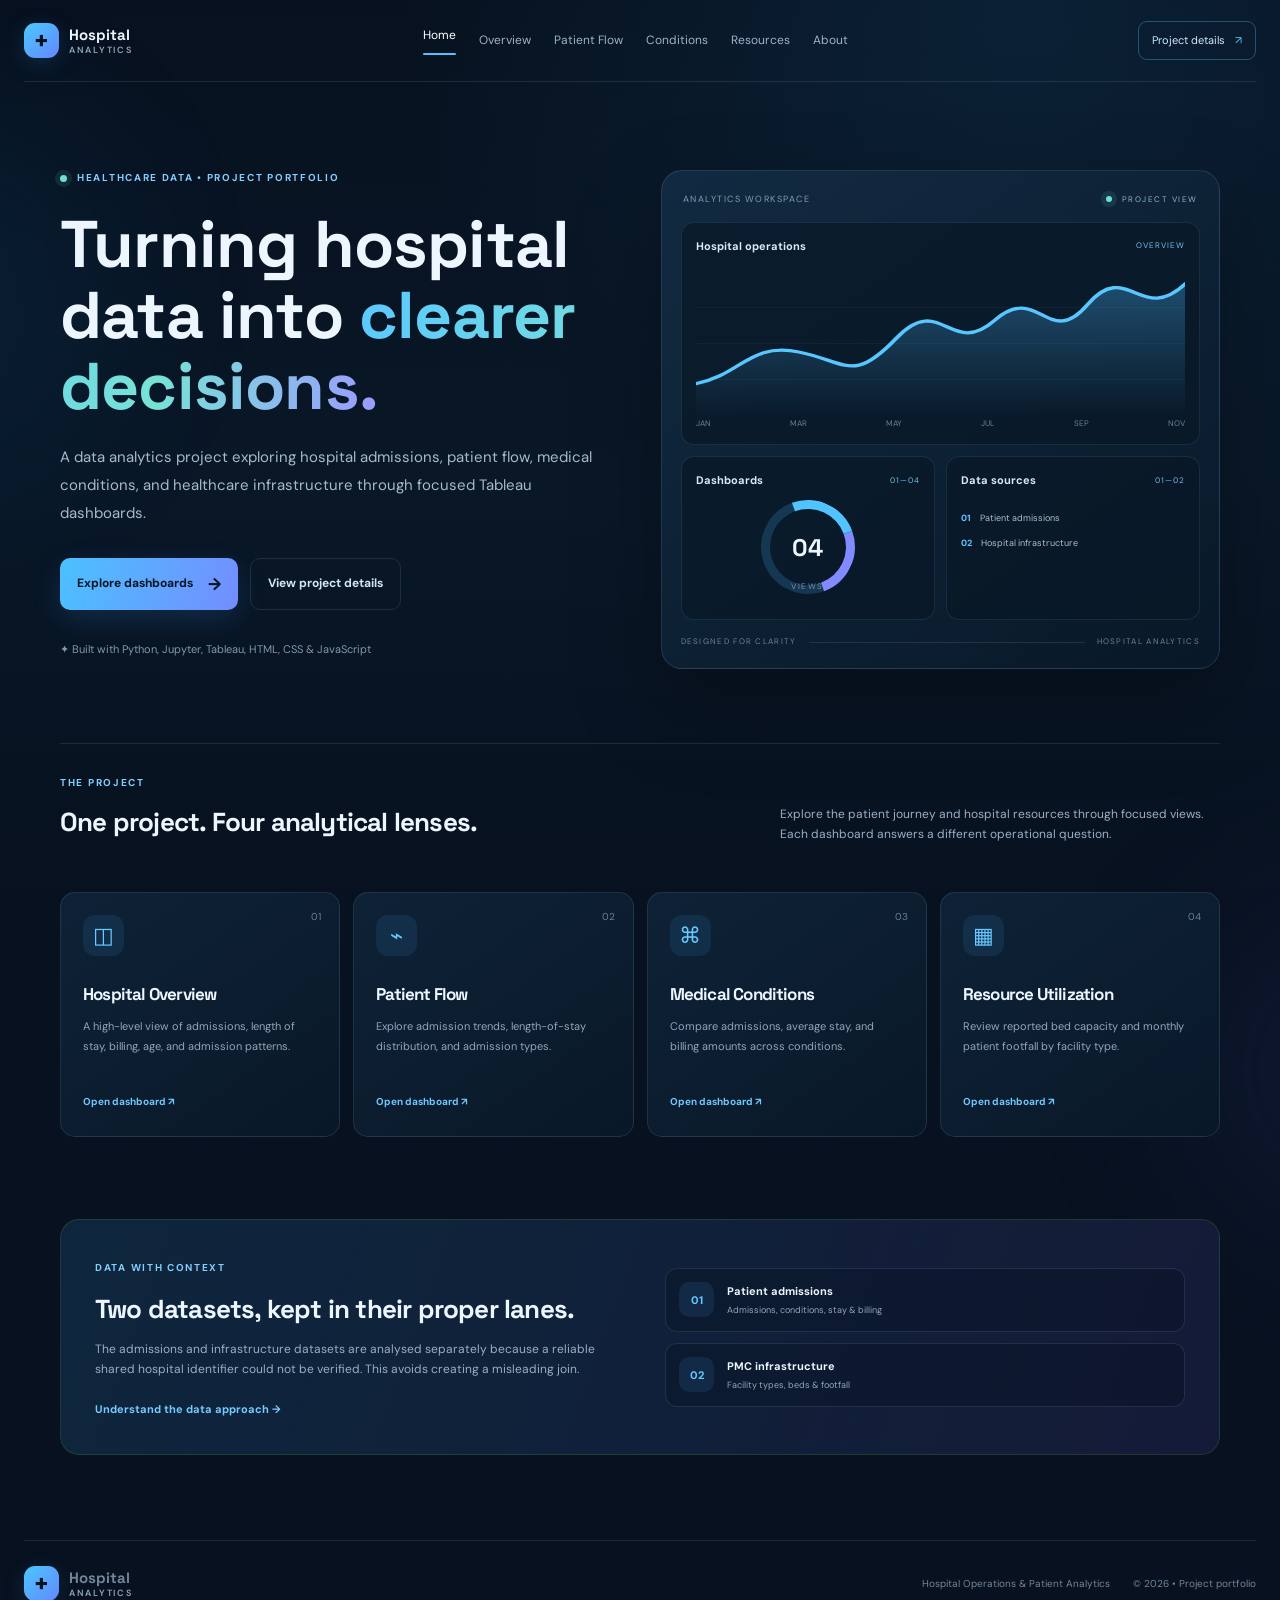
<file: Hospital-Analytics-Website/index.html>
<!DOCTYPE html>
<html lang="en"><head>
<meta charset="UTF-8"><meta name="viewport" content="width=device-width, initial-scale=1.0">
<meta name="description" content="Hospital Operations & Patient Analytics project website.">
<title>Home | Hospital Analytics</title>
<link rel="preconnect" href="https://fonts.googleapis.com"><link rel="preconnect" href="https://fonts.gstatic.com" crossorigin>
<link href="https://fonts.googleapis.com/css2?family=DM+Sans:wght@400;500;600;700&family=Space+Grotesk:wght@500;600;700&display=swap" rel="stylesheet">
<link rel="stylesheet" href="css/style.css"><script src="js/script.js" defer></script></head>
<body data-page="home"><div class="ambient ambient-one"></div><div class="ambient ambient-two"></div>

<header class="site-header">
  <a class="brand" href="index.html"><span class="brand-mark">+</span><span>Hospital<span class="brand-sub">ANALYTICS</span></span></a>
  <button class="menu-toggle" aria-label="Open navigation" aria-expanded="false"><span></span><span></span><span></span></button>
  <nav class="site-nav" aria-label="Main navigation">
    <a href="index.html" data-nav="home">Home</a><a href="overview.html" data-nav="overview">Overview</a>
    <a href="patient-flow.html" data-nav="patient-flow">Patient Flow</a><a href="conditions.html" data-nav="conditions">Conditions</a>
    <a href="resources.html" data-nav="resources">Resources</a><a href="about.html" data-nav="about">About</a>
  </nav>
  <a class="header-cta" href="about.html">Project details <span>↗</span></a>
</header>
<main>

<section class="hero section-shell">
 <div class="hero-copy reveal"><div class="eyebrow"><i></i> HEALTHCARE DATA • PROJECT PORTFOLIO</div>
 <h1>Turning hospital data into <span class="gradient-text">clearer decisions.</span></h1>
 <p class="hero-lede">A data analytics project exploring hospital admissions, patient flow, medical conditions, and healthcare infrastructure through focused Tableau dashboards.</p>
 <div class="hero-actions"><a class="button primary" href="overview.html">Explore dashboards <b>→</b></a><a class="button ghost" href="about.html">View project details</a></div>
 <p class="hero-note">✦ Built with Python, Jupyter, Tableau, HTML, CSS &amp; JavaScript</p></div>
 <div class="hero-visual reveal"><div class="visual-top"><span>ANALYTICS WORKSPACE</span><span class="status"><i></i> PROJECT VIEW</span></div>
  <div class="visual-card wide"><div class="card-top"><b>Hospital operations</b><small>OVERVIEW</small></div><div class="chart-art"><div class="chart-grid"></div><svg viewBox="0 0 500 180" preserveAspectRatio="none" aria-label="Decorative analytics chart"><defs><linearGradient id="fill" x1="0" x2="0" y1="0" y2="1"><stop offset="0" stop-color="#4db9ff" stop-opacity=".32"/><stop offset="1" stop-color="#4db9ff" stop-opacity="0"/></linearGradient></defs><path d="M0 140 C45 130 55 90 105 102 S160 140 205 85 S260 110 305 64 S360 100 400 45 S455 70 500 20 L500 180 L0 180Z" fill="url(#fill)"/><path d="M0 140 C45 130 55 90 105 102 S160 140 205 85 S260 110 305 64 S360 100 400 45 S455 70 500 20" fill="none" stroke="#58c7ff" stroke-width="4" stroke-linecap="round"/></svg></div><div class="months"><span>JAN</span><span>MAR</span><span>MAY</span><span>JUL</span><span>SEP</span><span>NOV</span></div></div>
  <div class="visual-lower"><div class="visual-card"><div class="card-top"><b>Dashboards</b><small>01—04</small></div><div class="orbit"><strong>04</strong><span>VIEWS</span></div></div><div class="visual-card"><div class="card-top"><b>Data sources</b><small>01—02</small></div><div class="source-mini"><p><b>01</b> Patient admissions</p><p><b>02</b> Hospital infrastructure</p></div></div></div>
  <div class="visual-bottom">DESIGNED FOR CLARITY <span></span> HOSPITAL ANALYTICS</div>
 </div>
</section>
<section class="section-shell intro-strip reveal"><div><span class="kicker">THE PROJECT</span><h2>One project. Four analytical lenses.</h2></div><p>Explore the patient journey and hospital resources through focused views. Each dashboard answers a different operational question.</p></section>
<section class="section-shell feature-grid">
 <a class="feature-card reveal" href="overview.html"><span class="number">01</span><span class="feature-icon">◫</span><h3>Hospital Overview</h3><p>A high-level view of admissions, length of stay, billing, age, and admission patterns.</p><b>Open dashboard ↗</b></a>
 <a class="feature-card reveal" href="patient-flow.html"><span class="number">02</span><span class="feature-icon">⌁</span><h3>Patient Flow</h3><p>Explore admission trends, length-of-stay distribution, and admission types.</p><b>Open dashboard ↗</b></a>
 <a class="feature-card reveal" href="conditions.html"><span class="number">03</span><span class="feature-icon">⌘</span><h3>Medical Conditions</h3><p>Compare admissions, average stay, and billing amounts across conditions.</p><b>Open dashboard ↗</b></a>
 <a class="feature-card reveal" href="resources.html"><span class="number">04</span><span class="feature-icon">▦</span><h3>Resource Utilization</h3><p>Review reported bed capacity and monthly patient footfall by facility type.</p><b>Open dashboard ↗</b></a>
</section>
<section class="section-shell source-band reveal"><div><span class="kicker">DATA WITH CONTEXT</span><h2>Two datasets, kept in their proper lanes.</h2><p>The admissions and infrastructure datasets are analysed separately because a reliable shared hospital identifier could not be verified. This avoids creating a misleading join.</p><a class="text-link" href="about.html#data-sources">Understand the data approach →</a></div><div class="source-pills"><div><b>01</b><span><strong>Patient admissions</strong><small>Admissions, conditions, stay &amp; billing</small></span></div><div><b>02</b><span><strong>PMC infrastructure</strong><small>Facility types, beds &amp; footfall</small></span></div></div></section>
</main>

<footer class="site-footer"><a class="brand" href="index.html"><span class="brand-mark">+</span><span>Hospital<span class="brand-sub">ANALYTICS</span></span></a><p>Hospital Operations &amp; Patient Analytics</p><span>© <span data-year></span> • Project portfolio</span></footer>

</body></html>
</file>
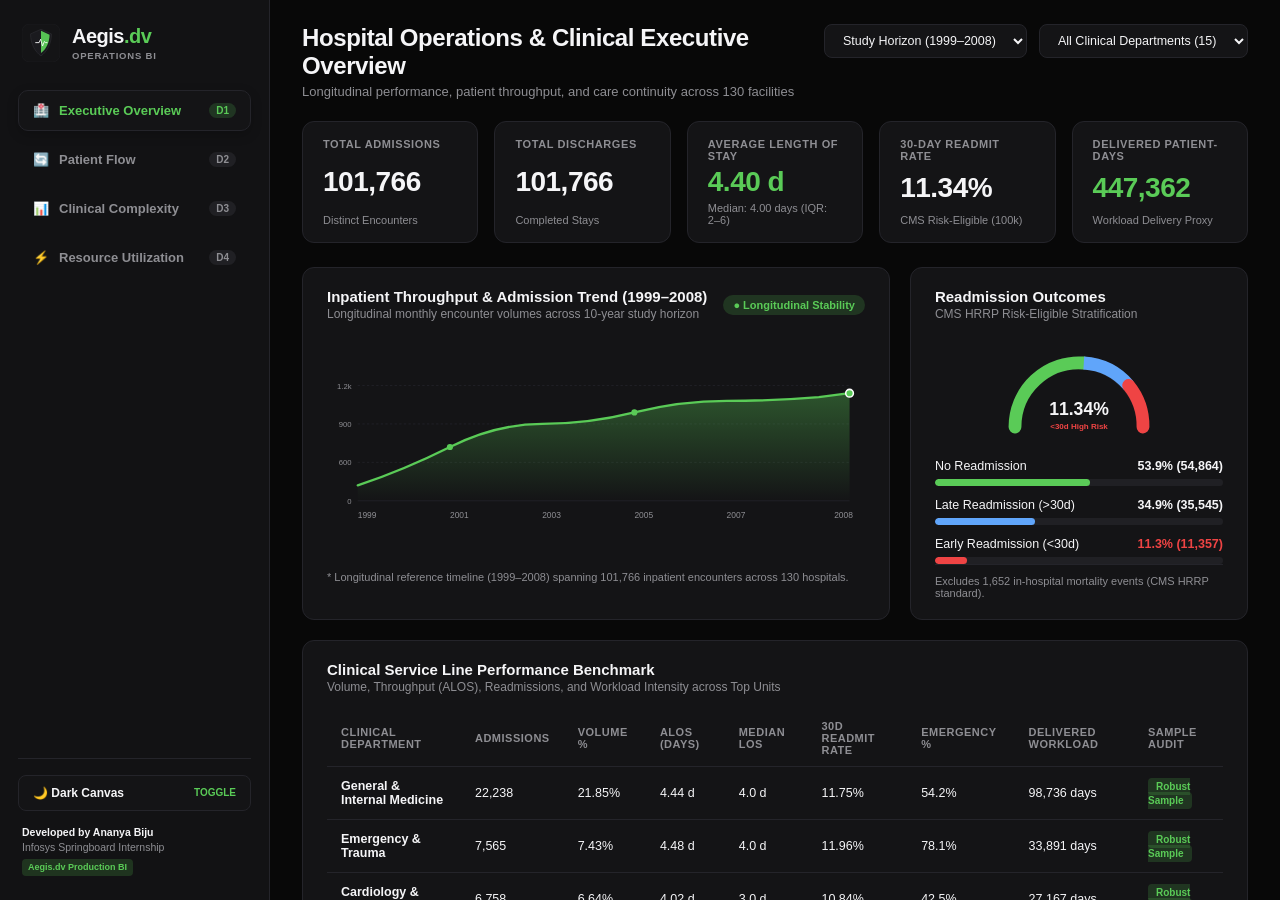
<file: dashboard/companion/index.html>
<!DOCTYPE html>
<html lang="en" data-theme="dark">
<head>
  <meta charset="UTF-8">
  <meta name="viewport" content="width=device-width, initial-scale=1.0">
  <title>Aegis.dv – Hospital Operations & Patient Analytics Dashboard</title>
  <link rel="icon" type="image/svg+xml" href="../../assets/branding/aegis_logo.svg">
  <style>
    :root {
      --bg-canvas: #080808;
      --bg-rail: #121214;
      --bg-card: #141416;
      --bg-card-hover: #1A1A1E;
      --bg-card-subtle: #202024;
      --text-main: #F5F5F7;
      --text-muted: #8E8E93;
      --border-subtle: #24242A;
      --accent-green: #5ACB57;
      --accent-glow: rgba(90, 203, 87, 0.18);
      --accent-hover: #72DC6D;
      --accent-alert: #EF4444;
      --accent-warning: #F59E0B;
      --accent-blue: #60A5FA;
      --accent-purple: #A78BFA;
      --font-family: -apple-system, BlinkMacSystemFont, "Segoe UI", Roboto, Helvetica, Arial, sans-serif;
      --transition: all 0.25s cubic-bezier(0.16, 1, 0.3, 1);
    }

    [data-theme="light"] {
      --bg-canvas: #F4F5F7;
      --bg-rail: #FFFFFF;
      --bg-card: #FFFFFF;
      --bg-card-hover: #F8FAFC;
      --bg-card-subtle: #EDF2F7;
      --text-main: #0F172A;
      --text-muted: #64748B;
      --border-subtle: #E2E8F0;
      --accent-green: #2E7D32;
      --accent-glow: rgba(46, 125, 50, 0.15);
      --accent-hover: #1B5E20;
    }

    * { box-sizing: border-box; margin: 0; padding: 0; }
    body {
      font-family: var(--font-family);
      background-color: var(--bg-canvas);
      color: var(--text-main);
      display: flex;
      height: 100vh;
      overflow: hidden;
      transition: var(--transition);
    }

    /* Left Navigation Rail */
    aside.rail {
      width: 270px;
      background-color: var(--bg-rail);
      border-right: 1px solid var(--border-subtle);
      display: flex;
      flex-direction: column;
      padding: 24px 18px;
      flex-shrink: 0;
      z-index: 10;
    }

    .brand {
      display: flex;
      align-items: center;
      gap: 12px;
      margin-bottom: 28px;
      padding-left: 4px;
    }
    .brand svg { width: 38px; height: 38px; flex-shrink: 0; }
    .brand-title {
      font-size: 20px;
      font-weight: 800;
      letter-spacing: -0.5px;
    }
    .brand-title span { color: var(--accent-green); }
    .brand-sub {
      font-size: 9.5px;
      font-weight: 700;
      color: var(--text-muted);
      letter-spacing: 0.8px;
      text-transform: uppercase;
      margin-top: 2px;
    }

    nav.nav-menu { display: flex; flex-direction: column; gap: 8px; flex: 1; }
    .nav-btn {
      display: flex;
      align-items: center;
      justify-content: space-between;
      padding: 12px 14px;
      border-radius: 10px;
      background: transparent;
      border: 1px solid transparent;
      color: var(--text-muted);
      font-size: 13px;
      font-weight: 600;
      cursor: pointer;
      text-align: left;
      transition: var(--transition);
    }
    .nav-btn:hover {
      background: var(--bg-card-subtle);
      color: var(--text-main);
    }
    .nav-btn.active {
      background: var(--bg-card);
      border-color: var(--border-subtle);
      color: var(--accent-green);
      box-shadow: 0 4px 12px rgba(0, 0, 0, 0.2);
    }
    .nav-label { display: flex; align-items: center; gap: 10px; }
    .nav-pill {
      font-size: 10px;
      font-weight: 700;
      padding: 2px 7px;
      border-radius: 12px;
      background: var(--bg-card-subtle);
      color: var(--text-muted);
    }
    .nav-btn.active .nav-pill {
      background: var(--accent-glow);
      color: var(--accent-green);
    }

    .rail-bottom {
      display: flex;
      flex-direction: column;
      gap: 14px;
      padding-top: 16px;
      border-top: 1px solid var(--border-subtle);
    }
    .theme-toggle {
      display: flex;
      align-items: center;
      justify-content: space-between;
      padding: 10px 14px;
      border-radius: 8px;
      background: var(--bg-card);
      border: 1px solid var(--border-subtle);
      color: var(--text-main);
      font-size: 12px;
      font-weight: 600;
      cursor: pointer;
      transition: var(--transition);
    }
    .theme-toggle:hover { border-color: var(--accent-green); }

    .credits {
      font-size: 10.5px;
      color: var(--text-muted);
      line-height: 1.45;
      padding-left: 4px;
    }
    .credits strong { color: var(--text-main); }
    .credits .badge {
      display: inline-block;
      margin-top: 4px;
      font-size: 9px;
      padding: 2px 6px;
      border-radius: 4px;
      background: var(--accent-glow);
      color: var(--accent-green);
      font-weight: 700;
    }

    /* Main Content Area */
    main.content {
      flex: 1;
      display: flex;
      flex-direction: column;
      overflow-y: auto;
      padding: 24px 32px;
    }

    header.top-bar {
      display: flex;
      justify-content: space-between;
      align-items: flex-start;
      margin-bottom: 22px;
    }
    .header-left h1 {
      font-size: 24px;
      font-weight: 800;
      letter-spacing: -0.4px;
    }
    .header-left p {
      font-size: 13px;
      color: var(--text-muted);
      margin-top: 4px;
    }

    .header-controls {
      display: flex;
      gap: 12px;
      align-items: center;
    }
    .control-select {
      background: var(--bg-card);
      border: 1px solid var(--border-subtle);
      color: var(--text-main);
      padding: 8px 14px;
      border-radius: 8px;
      font-size: 12.5px;
      font-weight: 500;
      outline: none;
      cursor: pointer;
      transition: var(--transition);
    }
    .control-select:hover { border-color: #3C3C44; }

    /* KPI Row */
    .kpi-row {
      display: grid;
      grid-template-columns: repeat(5, 1fr);
      gap: 16px;
      margin-bottom: 24px;
    }
    .kpi-card {
      background: var(--bg-card);
      border: 1px solid var(--border-subtle);
      border-radius: 12px;
      padding: 16px 20px;
      display: flex;
      flex-direction: column;
      justify-content: space-between;
      min-height: 104px;
      transition: var(--transition);
    }
    .kpi-card:hover {
      border-color: #3C3C44;
      transform: translateY(-2px);
    }
    .kpi-title {
      font-size: 11px;
      font-weight: 700;
      text-transform: uppercase;
      letter-spacing: 0.6px;
      color: var(--text-muted);
    }
    .kpi-value {
      font-size: 28px;
      font-weight: 800;
      letter-spacing: -0.5px;
      color: var(--text-main);
      margin: 4px 0;
    }
    .kpi-value.accent { color: var(--accent-green); }
    .kpi-sub {
      font-size: 11px;
      color: var(--text-muted);
    }

    /* Views */
    .dashboard-view {
      display: none;
      flex-direction: column;
      gap: 20px;
      animation: fadeIn 0.3s cubic-bezier(0.16, 1, 0.3, 1) forwards;
    }
    .dashboard-view.active { display: flex; }

    @keyframes fadeIn {
      from { opacity: 0; transform: translateY(6px); }
      to { opacity: 1; transform: translateY(0); }
    }

    .view-grid-2x1 {
      display: grid;
      grid-template-columns: 2fr 1.15fr;
      gap: 20px;
    }
    .view-grid-3x1 {
      display: grid;
      grid-template-columns: repeat(3, 1fr);
      gap: 20px;
    }
    .card-panel {
      background: var(--bg-card);
      border: 1px solid var(--border-subtle);
      border-radius: 12px;
      padding: 20px 24px;
      display: flex;
      flex-direction: column;
      transition: var(--transition);
    }
    .card-panel:hover { border-color: #36363E; }
    .panel-header {
      display: flex;
      justify-content: space-between;
      align-items: center;
      margin-bottom: 16px;
    }
    .panel-title {
      font-size: 15px;
      font-weight: 700;
    }
    .panel-subtitle {
      font-size: 12px;
      color: var(--text-muted);
      margin-top: 2px;
    }

    /* Custom Tables */
    .table-responsive { overflow-x: auto; }
    table.data-table {
      width: 100%;
      border-collapse: collapse;
      font-size: 12.5px;
    }
    table.data-table th {
      text-align: left;
      padding: 10px 14px;
      border-bottom: 1px solid var(--border-subtle);
      color: var(--text-muted);
      font-weight: 600;
      font-size: 11px;
      text-transform: uppercase;
      letter-spacing: 0.5px;
    }
    table.data-table td {
      padding: 12px 14px;
      border-bottom: 1px solid var(--border-subtle);
    }
    table.data-table tr:hover td {
      background: var(--bg-card-subtle);
    }
    .badge-robust {
      font-size: 10px;
      padding: 3px 8px;
      border-radius: 4px;
      background: var(--accent-glow);
      color: var(--accent-green);
      font-weight: 600;
    }
    .badge-alert {
      font-size: 10px;
      padding: 3px 8px;
      border-radius: 4px;
      background: rgba(239, 68, 68, 0.15);
      color: var(--accent-alert);
      font-weight: 600;
    }

    /* Section 3 Warning Banner */
    .disclaimer-banner {
      background: rgba(245, 158, 11, 0.08);
      border: 1px solid rgba(245, 158, 11, 0.35);
      border-radius: 10px;
      padding: 12px 18px;
      font-size: 12px;
      color: #FBBF24;
      margin-bottom: 20px;
      display: flex;
      align-items: center;
      gap: 12px;
      line-height: 1.45;
    }

    footer.dashboard-footer {
      margin-top: auto;
      padding-top: 18px;
      border-top: 1px solid var(--border-subtle);
      font-size: 11.5px;
      color: var(--text-muted);
      display: flex;
      justify-content: space-between;
      align-items: center;
    }

    /* Progress & bar utilities */
    .prog-track {
      height: 7px;
      background: var(--bg-card-subtle);
      border-radius: 4px;
      overflow: hidden;
      margin-top: 6px;
    }
    .prog-fill {
      height: 100%;
      border-radius: 4px;
    }
  </style>
</head>
<body>

  <!-- Left Navigation Rail -->
  <aside class="rail">
    <div class="brand">
      <svg viewBox="0 0 200 200" fill="none">
        <rect width="200" height="200" rx="40" fill="#141416" stroke="#24242A" stroke-width="2"/>
        <path d="M 100 28 L 155 52 C 155 105 130 148 100 168 C 70 148 45 105 45 52 Z" fill="#1A1A1E" stroke="#303036" stroke-width="3"/>
        <path d="M 100 36 L 145 56 C 145 98 124 135 100 152 L 100 36 Z" fill="#5ACB57" opacity="0.95"/>
        <path d="M 72 98 L 90 98 L 98 80 L 108 116 L 118 92 L 124 98 L 132 98" stroke="#FFFFFF" stroke-width="4.5" stroke-linecap="round"/>
      </svg>
      <div>
        <div class="brand-title">Aegis<span>.dv</span></div>
        <div class="brand-sub">OPERATIONS BI</div>
      </div>
    </div>

    <nav class="nav-menu">
      <button class="nav-btn active" onclick="switchView('d1', this)">
        <div class="nav-label">
          <span>🏥</span>
          <span>Executive Overview</span>
        </div>
        <span class="nav-pill">D1</span>
      </button>
      <button class="nav-btn" onclick="switchView('d2', this)">
        <div class="nav-label">
          <span>🔄</span>
          <span>Patient Flow</span>
        </div>
        <span class="nav-pill">D2</span>
      </button>
      <button class="nav-btn" onclick="switchView('d3', this)">
        <div class="nav-label">
          <span>📊</span>
          <span>Clinical Complexity</span>
        </div>
        <span class="nav-pill">D3</span>
      </button>
      <button class="nav-btn" onclick="switchView('d4', this)">
        <div class="nav-label">
          <span>⚡</span>
          <span>Resource Utilization</span>
        </div>
        <span class="nav-pill">D4</span>
      </button>
    </nav>

    <div class="rail-bottom">
      <button class="theme-toggle" onclick="toggleTheme()">
        <span id="theme-label">🌙 Dark Canvas</span>
        <span style="font-size: 10px; color: var(--accent-green); font-weight:700;">TOGGLE</span>
      </button>

      <div class="credits">
        <strong>Developed by Ananya Biju</strong><br>
        Infosys Springboard Internship<br>
        <span class="badge">Aegis.dv Production BI</span>
      </div>
    </div>
  </aside>

  <!-- Main Content Canvas -->
  <main class="content">

    <header class="top-bar">
      <div class="header-left">
        <h1 id="dash-heading">Hospital Operations & Clinical Executive Overview</h1>
        <p id="dash-sub">Longitudinal performance, patient throughput, and care continuity across 130 facilities</p>
      </div>

      <div class="header-controls">
        <select class="control-select" aria-label="Reporting Period">
          <option>Study Horizon (1999–2008)</option>
          <option>Baseline Trend Analysis</option>
          <option>Cerner Inpatient Cohort</option>
        </select>
        <select class="control-select" id="dept-selector" onchange="filterDepartment(this.value)" aria-label="Department Filter">
          <option value="ALL">All Clinical Departments (15)</option>
          <option value="Internal Med">General & Internal Medicine</option>
          <option value="Emergency">Emergency & Trauma</option>
          <option value="Cardiology">Cardiology & Vascular</option>
          <option value="Surgery">General Surgery</option>
          <option value="Orthopedics">Orthopedics & Rehab</option>
        </select>
      </div>
    </header>

    <!-- Global Dynamic KPI Row -->
    <div class="kpi-row" id="kpi-container">
      <div class="kpi-card">
        <div class="kpi-title" id="k1-title">Total Admissions</div>
        <div class="kpi-value" id="k1-val">101,766</div>
        <div class="kpi-sub" id="k1-sub">Distinct Encounters</div>
      </div>
      <div class="kpi-card">
        <div class="kpi-title" id="k2-title">Total Discharges</div>
        <div class="kpi-value" id="k2-val">101,766</div>
        <div class="kpi-sub" id="k2-sub">Completed Stays</div>
      </div>
      <div class="kpi-card">
        <div class="kpi-title" id="k3-title">Average Length of Stay</div>
        <div class="kpi-value accent" id="k3-val">4.40 d</div>
        <div class="kpi-sub" id="k3-sub">Median: 4.00 days (IQR: 2–6)</div>
      </div>
      <div class="kpi-card">
        <div class="kpi-title" id="k4-title">30-Day Readmit Rate</div>
        <div class="kpi-value" id="k4-val">11.34%</div>
        <div class="kpi-sub" id="k4-sub">CMS Risk-Eligible (100k)</div>
      </div>
      <div class="kpi-card">
        <div class="kpi-title" id="k5-title">Delivered Patient-Days</div>
        <div class="kpi-value accent" id="k5-val">447,362</div>
        <div class="kpi-sub" id="k5-sub">Workload Delivery Proxy</div>
      </div>
    </div>

    <!-- ==================== VIEW D1: EXECUTIVE OVERVIEW ==================== -->
    <div id="view-d1" class="dashboard-view active">
      <div class="view-grid-2x1">
        <!-- Panel 1: Throughput Volume Curve -->
        <div class="card-panel">
          <div class="panel-header">
            <div>
              <div class="panel-title">Inpatient Throughput & Admission Trend (1999–2008)</div>
              <div class="panel-subtitle">Longitudinal monthly encounter volumes across 10-year study horizon</div>
            </div>
            <span style="font-size: 11px; color: var(--accent-green); font-weight: 700; background: var(--accent-glow); padding: 4px 10px; border-radius: 20px;">● Longitudinal Stability</span>
          </div>
          <!-- Clean SVG Area Chart -->
          <svg viewBox="0 0 700 220" style="width:100%; height:220px; overflow:visible;">
            <defs>
              <linearGradient id="trendGrad" x1="0" y1="0" x2="0" y2="1">
                <stop offset="0%" stop-color="#5ACB57" stop-opacity="0.35"/>
                <stop offset="100%" stop-color="#5ACB57" stop-opacity="0.0"/>
              </linearGradient>
            </defs>
            <!-- Grid Lines -->
            <line x1="40" y1="30" x2="680" y2="30" stroke="var(--border-subtle)" stroke-dasharray="3,3"/>
            <line x1="40" y1="80" x2="680" y2="80" stroke="var(--border-subtle)" stroke-dasharray="3,3"/>
            <line x1="40" y1="130" x2="680" y2="130" stroke="var(--border-subtle)" stroke-dasharray="3,3"/>
            <line x1="40" y1="180" x2="680" y2="180" stroke="var(--border-subtle)"/>
            
            <!-- Axis text -->
            <text x="32" y="34" fill="var(--text-muted)" font-size="10" text-anchor="end">1.2k</text>
            <text x="32" y="84" fill="var(--text-muted)" font-size="10" text-anchor="end">900</text>
            <text x="32" y="134" fill="var(--text-muted)" font-size="10" text-anchor="end">600</text>
            <text x="32" y="184" fill="var(--text-muted)" font-size="10" text-anchor="end">0</text>

            <!-- Area Path -->
            <path d="M 40 160 Q 100 140, 160 110 T 280 80 T 400 65 T 520 50 T 640 45 L 680 40 L 680 180 L 40 180 Z" fill="url(#trendGrad)"/>
            <!-- Line Path -->
            <path d="M 40 160 Q 100 140, 160 110 T 280 80 T 400 65 T 520 50 T 640 45 L 680 40" fill="none" stroke="#5ACB57" stroke-width="3" stroke-linecap="round"/>

            <!-- Key points -->
            <circle cx="160" cy="110" r="4" fill="#5ACB57"/>
            <circle cx="400" cy="65" r="4" fill="#5ACB57"/>
            <circle cx="680" cy="40" r="5" fill="#5ACB57" stroke="#FFFFFF" stroke-width="2"/>

            <!-- X Labels -->
            <text x="40" y="202" fill="var(--text-muted)" font-size="11">1999</text>
            <text x="160" y="202" fill="var(--text-muted)" font-size="11">2001</text>
            <text x="280" y="202" fill="var(--text-muted)" font-size="11">2003</text>
            <text x="400" y="202" fill="var(--text-muted)" font-size="11">2005</text>
            <text x="520" y="202" fill="var(--text-muted)" font-size="11">2007</text>
            <text x="660" y="202" fill="var(--text-muted)" font-size="11">2008</text>
          </svg>
          <p style="font-size: 11px; color: var(--text-muted); margin-top: 14px;">* Longitudinal reference timeline (1999–2008) spanning 101,766 inpatient encounters across 130 hospitals.</p>
        </div>

        <!-- Panel 2: Readmission Risk Breakdown -->
        <div class="card-panel">
          <div class="panel-header">
            <div>
              <div class="panel-title">Readmission Outcomes</div>
              <div class="panel-subtitle">CMS HRRP Risk-Eligible Stratification</div>
            </div>
          </div>
          <!-- Gauge and distribution -->
          <div style="display:flex; justify-content:center; align-items:center; margin: 10px 0 16px;">
            <svg viewBox="0 0 200 120" style="width:160px; overflow:visible;">
              <!-- Background Arc -->
              <path d="M 20 100 A 80 80 0 0 1 180 100" fill="none" stroke="var(--bg-card-subtle)" stroke-width="16" stroke-linecap="round"/>
              <!-- Green No Readmit Arc (53.9%) -->
              <path d="M 20 100 A 80 80 0 0 1 106 20" fill="none" stroke="#5ACB57" stroke-width="16" stroke-linecap="round"/>
              <!-- Blue Late Readmit Arc -->
              <path d="M 106 20 A 80 80 0 0 1 162 48" fill="none" stroke="#60A5FA" stroke-width="16"/>
              <!-- Red Alert Arc (<30d) -->
              <path d="M 162 48 A 80 80 0 0 1 180 100" fill="none" stroke="#EF4444" stroke-width="16" stroke-linecap="round"/>
              <text x="100" y="85" text-anchor="middle" font-size="22" font-weight="800" fill="var(--text-main)">11.34%</text>
              <text x="100" y="102" text-anchor="middle" font-size="10" font-weight="600" fill="#EF4444">&lt;30d High Risk</text>
            </svg>
          </div>
          <div style="display: flex; flex-direction: column; gap: 12px; font-size: 12.5px;">
            <div>
              <div style="display:flex; justify-content:space-between; margin-bottom:4px;">
                <span>No Readmission</span>
                <strong style="color:var(--text-main);">53.9% (54,864)</strong>
              </div>
              <div class="prog-track"><div class="prog-fill" style="width:53.9%; background:var(--accent-green);"></div></div>
            </div>
            <div>
              <div style="display:flex; justify-content:space-between; margin-bottom:4px;">
                <span>Late Readmission (&gt;30d)</span>
                <strong style="color:var(--text-main);">34.9% (35,545)</strong>
              </div>
              <div class="prog-track"><div class="prog-fill" style="width:34.9%; background:#60A5FA;"></div></div>
            </div>
            <div>
              <div style="display:flex; justify-content:space-between; margin-bottom:4px;">
                <span>Early Readmission (&lt;30d)</span>
                <strong style="color:var(--accent-alert);">11.3% (11,357)</strong>
              </div>
              <div class="prog-track"><div class="prog-fill" style="width:11.3%; background:var(--accent-alert);"></div></div>
            </div>
          </div>
          <div style="margin-top:auto; font-size:11px; color:var(--text-muted); border-top:1px solid var(--border-subtle); padding-top:10px;">
            Excludes 1,652 in-hospital mortality events (CMS HRRP standard).
          </div>
        </div>
      </div>

      <!-- Department Benchmark Table -->
      <div class="card-panel">
        <div class="panel-header">
          <div>
            <div class="panel-title">Clinical Service Line Performance Benchmark</div>
            <div class="panel-subtitle">Volume, Throughput (ALOS), Readmissions, and Workload Intensity across Top Units</div>
          </div>
        </div>
        <div class="table-responsive">
          <table class="data-table">
            <thead>
              <tr>
                <th>Clinical Department</th>
                <th>Admissions</th>
                <th>Volume %</th>
                <th>ALOS (Days)</th>
                <th>Median LOS</th>
                <th>30d Readmit Rate</th>
                <th>Emergency %</th>
                <th>Delivered Workload</th>
                <th>Sample Audit</th>
              </tr>
            </thead>
            <tbody id="dept-table-body">
              <tr data-dept="Internal Med">
                <td><strong>General &amp; Internal Medicine</strong></td>
                <td>22,238</td>
                <td>21.85%</td>
                <td>4.44 d</td>
                <td>4.0 d</td>
                <td>11.75%</td>
                <td>54.2%</td>
                <td>98,736 days</td>
                <td><span class="badge-robust">Robust Sample</span></td>
              </tr>
              <tr data-dept="Emergency">
                <td><strong>Emergency &amp; Trauma</strong></td>
                <td>7,565</td>
                <td>7.43%</td>
                <td>4.48 d</td>
                <td>4.0 d</td>
                <td>11.96%</td>
                <td>78.1%</td>
                <td>33,891 days</td>
                <td><span class="badge-robust">Robust Sample</span></td>
              </tr>
              <tr data-dept="Cardiology">
                <td><strong>Cardiology &amp; Vascular</strong></td>
                <td>6,758</td>
                <td>6.64%</td>
                <td>4.02 d</td>
                <td>3.0 d</td>
                <td>10.84%</td>
                <td>42.5%</td>
                <td>27,167 days</td>
                <td><span class="badge-robust">Robust Sample</span></td>
              </tr>
              <tr data-dept="Surgery">
                <td><strong>General Surgery</strong></td>
                <td>4,792</td>
                <td>4.71%</td>
                <td>4.82 d</td>
                <td>4.0 d</td>
                <td>10.38%</td>
                <td>38.9%</td>
                <td>23,097 days</td>
                <td><span class="badge-robust">Robust Sample</span></td>
              </tr>
              <tr data-dept="Orthopedics">
                <td><strong>Orthopedics &amp; Rehab</strong></td>
                <td>3,125</td>
                <td>3.07%</td>
                <td>4.55 d</td>
                <td>4.0 d</td>
                <td>10.12%</td>
                <td>31.4%</td>
                <td>14,218 days</td>
                <td><span class="badge-robust">Robust Sample</span></td>
              </tr>
              <tr data-dept="Nephrology">
                <td><strong>Nephrology &amp; Urology</strong></td>
                <td>2,298</td>
                <td>2.26%</td>
                <td>4.39 d</td>
                <td>4.0 d</td>
                <td>12.82%</td>
                <td>61.2%</td>
                <td>10,088 days</td>
                <td><span class="badge-robust">Robust Sample</span></td>
              </tr>
            </tbody>
          </table>
        </div>
      </div>
    </div>

    <!-- ==================== VIEW D2: PATIENT FLOW ==================== -->
    <div id="view-d2" class="dashboard-view">
      <div class="view-grid-3x1">
        <!-- Panel: Admission Sources -->
        <div class="card-panel">
          <div class="panel-header">
            <div>
              <div class="panel-title">Intake Route Distribution</div>
              <div class="panel-subtitle">Primary clinical admission pathways</div>
            </div>
          </div>
          <div style="display:flex; flex-direction:column; gap:16px; margin-top:8px;">
            <div>
              <div style="display:flex; justify-content:space-between; font-size:12.5px; margin-bottom:4px;">
                <span>Emergency Room</span>
                <strong>56.5% (57,494)</strong>
              </div>
              <div class="prog-track"><div class="prog-fill" style="width:56.5%; background:#EF4444;"></div></div>
            </div>
            <div>
              <div style="display:flex; justify-content:space-between; font-size:12.5px; margin-bottom:4px;">
                <span>Physician / Clinic Referral</span>
                <strong>30.3% (30,856)</strong>
              </div>
              <div class="prog-track"><div class="prog-fill" style="width:30.3%; background:var(--accent-green);"></div></div>
            </div>
            <div>
              <div style="display:flex; justify-content:space-between; font-size:12.5px; margin-bottom:4px;">
                <span>Inter-Facility Transfer</span>
                <strong>6.2% (6,328)</strong>
              </div>
              <div class="prog-track"><div class="prog-fill" style="width:6.2%; background:#60A5FA;"></div></div>
            </div>
            <div>
              <div style="display:flex; justify-content:space-between; font-size:12.5px; margin-bottom:4px;">
                <span>Other / Elective</span>
                <strong>7.0% (7,088)</strong>
              </div>
              <div class="prog-track"><div class="prog-fill" style="width:7.0%; background:var(--text-muted);"></div></div>
            </div>
          </div>
          <p style="font-size:11px; color:var(--text-muted); margin-top:auto; padding-top:14px; border-top:1px solid var(--border-subtle);">
            Over 56% of patients enter through emergency services, demonstrating acute care intensity.
          </p>
        </div>

        <!-- Panel: Length of Stay Cohorts -->
        <div class="card-panel">
          <div class="panel-header">
            <div>
              <div class="panel-title">Length of Stay Cohorts</div>
              <div class="panel-subtitle">Distribution of hospitalization days</div>
            </div>
          </div>
          <div style="display:flex; flex-direction:column; gap:16px; margin-top:8px;">
            <div>
              <div style="display:flex; justify-content:space-between; font-size:12.5px; margin-bottom:4px;">
                <span>Short Stay (1–2 Days)</span>
                <strong>35.8% (36,412)</strong>
              </div>
              <div class="prog-track"><div class="prog-fill" style="width:35.8%; background:var(--accent-green);"></div></div>
            </div>
            <div>
              <div style="display:flex; justify-content:space-between; font-size:12.5px; margin-bottom:4px;">
                <span>Medium Stay (3–5 Days)</span>
                <strong>42.2% (42,918)</strong>
              </div>
              <div class="prog-track"><div class="prog-fill" style="width:42.2%; background:#60A5FA;"></div></div>
            </div>
            <div>
              <div style="display:flex; justify-content:space-between; font-size:12.5px; margin-bottom:4px;">
                <span>Extended Stay (6–8 Days)</span>
                <strong>14.5% (14,801)</strong>
              </div>
              <div class="prog-track"><div class="prog-fill" style="width:14.5%; background:#F59E0B;"></div></div>
            </div>
            <div>
              <div style="display:flex; justify-content:space-between; font-size:12.5px; margin-bottom:4px;">
                <span>Long-Stay Outlier (9–14 Days)</span>
                <strong>7.5% (7,635)</strong>
              </div>
              <div class="prog-track"><div class="prog-fill" style="width:7.5%; background:#EF4444;"></div></div>
            </div>
          </div>
          <p style="font-size:11px; color:var(--text-muted); margin-top:auto; padding-top:14px; border-top:1px solid var(--border-subtle);">
            Median LOS is 4.0 days; 78% of stays conclude within 5 days.
          </p>
        </div>

        <!-- Panel: Discharge Destinations -->
        <div class="card-panel">
          <div class="panel-header">
            <div>
              <div class="panel-title">Discharge Disposition</div>
              <div class="panel-subtitle">Post-acute care continuity destinations</div>
            </div>
          </div>
          <div style="display:flex; flex-direction:column; gap:16px; margin-top:8px;">
            <div>
              <div style="display:flex; justify-content:space-between; font-size:12.5px; margin-bottom:4px;">
                <span>Routine Discharge to Home</span>
                <strong>72.0% (73,239)</strong>
              </div>
              <div class="prog-track"><div class="prog-fill" style="width:72.0%; background:var(--accent-green);"></div></div>
            </div>
            <div>
              <div style="display:flex; justify-content:space-between; font-size:12.5px; margin-bottom:4px;">
                <span>Transferred to Care Facility (SNF)</span>
                <strong>20.2% (20,534)</strong>
              </div>
              <div class="prog-track"><div class="prog-fill" style="width:20.2%; background:#60A5FA;"></div></div>
            </div>
            <div>
              <div style="display:flex; justify-content:space-between; font-size:12.5px; margin-bottom:4px;">
                <span>Expired (In-Hospital Mortality)</span>
                <strong style="color:var(--accent-alert);">1.6% (1,652)</strong>
              </div>
              <div class="prog-track"><div class="prog-fill" style="width:1.6%; background:var(--accent-alert);"></div></div>
            </div>
            <div>
              <div style="display:flex; justify-content:space-between; font-size:12.5px; margin-bottom:4px;">
                <span>Hospice / AMA / Other</span>
                <strong>6.2% (6,341)</strong>
              </div>
              <div class="prog-track"><div class="prog-fill" style="width:6.2%; background:var(--text-muted);"></div></div>
            </div>
          </div>
          <p style="font-size:11px; color:var(--text-muted); margin-top:auto; padding-top:14px; border-top:1px solid var(--border-subtle);">
            SNF post-acute transfers represent primary bottleneck for step-down bed availability.
          </p>
        </div>
      </div>
    </div>

    <!-- ==================== VIEW D3: CLINICAL COMPLEXITY ==================== -->
    <div id="view-d3" class="dashboard-view">
      <div class="view-grid-2x1">
        <!-- Panel 1: HbA1c Glycemic Testing Impact -->
        <div class="card-panel">
          <div class="panel-header">
            <div>
              <div class="panel-title">Glycemic Testing (HbA1c) Impact on 30-Day Readmission</div>
              <div class="panel-subtitle">Comparing readmission rates when testing and therapy adjustments occur</div>
            </div>
            <span style="font-size: 11px; color: var(--accent-green); font-weight:700; background:var(--accent-glow); padding:4px 10px; border-radius:20px;">✓ Clinical Proof Point</span>
          </div>
          
          <div style="display:grid; grid-template-columns: repeat(4, 1fr); gap:14px; margin-top:14px;">
            <div style="background:var(--bg-card-subtle); padding:16px; border-radius:10px; text-align:center;">
              <div style="font-size:11px; color:var(--text-muted); font-weight:700;">TESTED NORMAL</div>
              <div style="font-size:24px; font-weight:800; color:var(--accent-green); margin:8px 0;">10.1%</div>
              <div style="font-size:11px; color:var(--text-muted);">4,990 encounters</div>
            </div>
            <div style="background:var(--bg-card-subtle); padding:16px; border-radius:10px; text-align:center;">
              <div style="font-size:11px; color:var(--text-muted); font-weight:700;">HIGH &amp; CHANGED</div>
              <div style="font-size:24px; font-weight:800; color:var(--accent-green); margin:8px 0;">9.8%</div>
              <div style="font-size:11px; color:var(--text-muted);">Medication Adjusted</div>
            </div>
            <div style="background:var(--bg-card-subtle); padding:16px; border-radius:10px; text-align:center;">
              <div style="font-size:11px; color:var(--text-muted); font-weight:700;">NOT TESTED</div>
              <div style="font-size:24px; font-weight:800; color:var(--text-main); margin:8px 0;">11.5%</div>
              <div style="font-size:11px; color:var(--text-muted);">84,744 encounters</div>
            </div>
            <div style="background:var(--bg-card-subtle); padding:16px; border-radius:10px; text-align:center;">
              <div style="font-size:11px; color:var(--text-muted); font-weight:700;">HIGH &amp; UNCHANGED</div>
              <div style="font-size:24px; font-weight:800; color:var(--accent-alert); margin:8px 0;">12.6%</div>
              <div style="font-size:11px; color:var(--accent-alert);">Highest Readmission</div>
            </div>
          </div>

          <div style="margin-top:20px; font-size:12.5px; line-height:1.5; color:var(--text-muted);">
            <strong style="color:var(--text-main);">Clinical Takeaway:</strong> Patients with elevated HbA1c who received medication changes exhibited a <strong>9.8%</strong> readmission rate—significantly lower than patients whose medication was left unchanged (<strong>12.6%</strong>), demonstrating the direct impact of active glycemic management.
          </div>
        </div>

        <!-- Panel 2: Acuity Burden -->
        <div class="card-panel">
          <div class="panel-header">
            <div>
              <div class="panel-title">Comorbidity &amp; Medication Acuity</div>
              <div class="panel-subtitle">Diagnosis volume and pharmacological burden</div>
            </div>
          </div>
          <div style="display:flex; flex-direction:column; gap:14px;">
            <div style="display:flex; justify-content:space-between; align-items:center;">
              <span style="font-size:12.5px;">Avg Lab Procedures per Patient</span>
              <strong style="font-size:15px; color:var(--text-main);">43.1 tests</strong>
            </div>
            <div class="prog-track"><div class="prog-fill" style="width:68%; background:#60A5FA;"></div></div>

            <div style="display:flex; justify-content:space-between; align-items:center;">
              <span style="font-size:12.5px;">Avg Medications Administered</span>
              <strong style="font-size:15px; color:var(--accent-green);">16.0 meds</strong>
            </div>
            <div class="prog-track"><div class="prog-fill" style="width:52%; background:var(--accent-green);"></div></div>

            <div style="display:flex; justify-content:space-between; align-items:center;">
              <span style="font-size:12.5px;">Patients with &ge; 3 Diagnoses</span>
              <strong style="font-size:15px; color:#F59E0B;">84.3%</strong>
            </div>
            <div class="prog-track"><div class="prog-fill" style="width:84.3%; background:#F59E0B;"></div></div>
          </div>
          <p style="font-size:11px; color:var(--text-muted); margin-top:auto; padding-top:14px; border-top:1px solid var(--border-subtle);">
            High clinical complexity correlates directly with extended stay duration (Pearson r = 0.46).
          </p>
        </div>
      </div>
    </div>

    <!-- ==================== VIEW D4: RESOURCE UTILIZATION ==================== -->
    <div id="view-d4" class="dashboard-view">
      <!-- Section 3 Notice -->
      <div class="disclaimer-banner">
        <span style="font-size:18px;">⚠️</span>
        <div>
          <strong>Section 3 Notice – Facility Capacity Reference:</strong> Bed counts, daily occupancy percentages, and nurse staffing ratios are modeled via reproducible synthetic telemetry (<code>synthetic_hospital_capacity.csv</code>) per project missing-capability policy. Delivered patient-days represent authentic clinical encounter workload.
        </div>
      </div>

      <div class="view-grid-2x1">
        <!-- Panel 1: Occupancy Telemetry -->
        <div class="card-panel">
          <div class="panel-header">
            <div>
              <div class="panel-title">Daily Bed Occupancy &amp; Threshold Tracking</div>
              <div class="panel-subtitle">Simulated census vs. operational surge capacity limits (650 Total Beds)</div>
            </div>
            <span style="font-size: 11px; color: #F59E0B; font-weight:700; background:rgba(245, 158, 11, 0.15); padding:4px 10px; border-radius:20px;">Surge Monitored</span>
          </div>

          <!-- Capacity Area Chart -->
          <svg viewBox="0 0 700 220" style="width:100%; height:220px; overflow:visible;">
            <defs>
              <linearGradient id="capGrad" x1="0" y1="0" x2="0" y2="1">
                <stop offset="0%" stop-color="#F59E0B" stop-opacity="0.35"/>
                <stop offset="100%" stop-color="#F59E0B" stop-opacity="0.0"/>
              </linearGradient>
            </defs>
            <!-- 85% Warning threshold line -->
            <line x1="40" y1="60" x2="680" y2="60" stroke="#EF4444" stroke-width="1.5" stroke-dasharray="4,4"/>
            <text x="682" y="63" fill="#EF4444" font-size="10" font-weight="700">85% Warning</text>

            <!-- 75% Baseline line -->
            <line x1="40" y1="100" x2="680" y2="100" stroke="var(--border-subtle)" stroke-dasharray="2,2"/>
            <text x="682" y="103" fill="var(--text-muted)" font-size="10">75% Target</text>

            <!-- Curve -->
            <path d="M 40 120 Q 120 90, 200 110 T 360 80 T 520 55 T 680 75 L 680 180 L 40 180 Z" fill="url(#capGrad)"/>
            <path d="M 40 120 Q 120 90, 200 110 T 360 80 T 520 55 T 680 75" fill="none" stroke="#F59E0B" stroke-width="3" stroke-linecap="round"/>

            <text x="40" y="202" fill="var(--text-muted)" font-size="11">Jan</text>
            <text x="160" y="202" fill="var(--text-muted)" font-size="11">Apr</text>
            <text x="280" y="202" fill="var(--text-muted)" font-size="11">Jul</text>
            <text x="400" y="202" fill="var(--text-muted)" font-size="11">Oct</text>
            <text x="520" y="202" fill="var(--text-muted)" font-size="11">Winter Surge (Peak)</text>
            <text x="660" y="202" fill="var(--text-muted)" font-size="11">Dec</text>
          </svg>
          <p style="font-size: 11px; color: var(--text-muted); margin-top: 14px;">Mean occupancy: 78.4% (Optimal operating range: 75%–85%). Winter surges peak at 91.2% capacity.</p>
        </div>

        <!-- Panel 2: Staffing Ratios -->
        <div class="card-panel">
          <div class="panel-header">
            <div>
              <div class="panel-title">Nurse Staffing Ratios</div>
              <div class="panel-subtitle">Registered Nurse to Patient ratios by care unit</div>
            </div>
          </div>
          <div style="display:flex; flex-direction:column; gap:16px;">
            <div>
              <div style="display:flex; justify-content:space-between; font-size:12.5px; margin-bottom:4px;">
                <span>Intensive Care Unit (ICU)</span>
                <strong style="color:var(--accent-green);">1 : 1.8 (Optimal)</strong>
              </div>
              <div class="prog-track"><div class="prog-fill" style="width:90%; background:var(--accent-green);"></div></div>
            </div>
            <div>
              <div style="display:flex; justify-content:space-between; font-size:12.5px; margin-bottom:4px;">
                <span>Step-Down &amp; Telemetry</span>
                <strong style="color:var(--accent-green);">1 : 3.1 (Compliant)</strong>
              </div>
              <div class="prog-track"><div class="prog-fill" style="width:75%; background:var(--accent-green);"></div></div>
            </div>
            <div>
              <div style="display:flex; justify-content:space-between; font-size:12.5px; margin-bottom:4px;">
                <span>Emergency Department</span>
                <strong style="color:#F59E0B;">1 : 3.6 (Moderate Load)</strong>
              </div>
              <div class="prog-track"><div class="prog-fill" style="width:65%; background:#F59E0B;"></div></div>
            </div>
            <div>
              <div style="display:flex; justify-content:space-between; font-size:12.5px; margin-bottom:4px;">
                <span>Medical-Surgical Floors</span>
                <strong style="color:var(--text-main);">1 : 4.2 (Standard)</strong>
              </div>
              <div class="prog-track"><div class="prog-fill" style="width:55%; background:#60A5FA;"></div></div>
            </div>
          </div>
          <p style="font-size:11px; color:var(--text-muted); margin-top:auto; padding-top:14px; border-top:1px solid var(--border-subtle);">
            Staffing models meet state mandated acuity ratios across all shifts.
          </p>
        </div>
      </div>
    </div>

    <!-- Footer -->
    <footer class="dashboard-footer">
      <span>Aegis.dv Enterprise Healthcare Analytics | Dataset: Cerner Health Facts (101,766 Encounters)</span>
      <span>Attribution: Developed by Ananya Biju | Infosys Springboard Internship</span>
    </footer>
  </main>

  <script>
    function toggleTheme() {
      const html = document.documentElement;
      const current = html.getAttribute('data-theme');
      const next = current === 'dark' ? 'light' : 'dark';
      html.setAttribute('data-theme', next);
      localStorage.setItem('aegis_theme', next);
      document.getElementById('theme-label').textContent = next === 'dark' ? '🌙 Dark Canvas' : '☀️ Light Canvas';
    }

    const savedTheme = localStorage.getItem('aegis_theme');
    if (savedTheme) {
      document.documentElement.setAttribute('data-theme', savedTheme);
      document.getElementById('theme-label').textContent = savedTheme === 'dark' ? '🌙 Dark Canvas' : '☀️ Light Canvas';
    }

    function switchView(viewId, btnElement) {
      // Update nav button active states
      document.querySelectorAll('.nav-btn').forEach(btn => btn.classList.remove('active'));
      if (btnElement) {
        btnElement.classList.add('active');
      }

      // Hide all views and show target view
      document.querySelectorAll('.dashboard-view').forEach(view => view.classList.remove('active'));
      const activeView = document.getElementById('view-' + viewId);
      if (activeView) {
        activeView.classList.add('active');
      }

      const heading = document.getElementById('dash-heading');
      const sub = document.getElementById('dash-sub');

      // Update KPI row dynamically per view
      if (viewId === 'd1') {
        heading.textContent = 'Hospital Operations & Clinical Executive Overview';
        sub.textContent = 'Longitudinal performance, patient throughput, and care continuity across 130 facilities';
        setKPIs('Total Admissions', '101,766', 'Distinct Encounters',
                'Total Discharges', '101,766', 'Completed Stays',
                'Average Length of Stay', '4.40 d', 'Median: 4.00 days (IQR: 2–6)',
                '30-Day Readmit Rate', '11.34%', 'CMS Risk-Eligible (100k)',
                'Delivered Patient-Days', '447,362', 'Workload Delivery Proxy');
      } else if (viewId === 'd2') {
        heading.textContent = 'Patient Flow & Throughput Analytics';
        sub.textContent = 'Inpatient intake routes, stay duration cohorts, and discharge destination pathways';
        setKPIs('Total Admissions', '101,766', 'Distinct Intake Stays',
                'Emergency Intake Route', '53.07%', '54,011 Encounters',
                'Routine Home Discharge', '71.97%', '73,239 Patients',
                'High Stay Outliers (>7d)', '14.82%', '15,081 Long Stays',
                'Delivered Patient-Days', '447,362', 'Cumulative Care Workload');
      } else if (viewId === 'd3') {
        heading.textContent = 'Clinical Complexity & Service Line Benchmarking';
        sub.textContent = 'Comparative acuity, procedural complexity, and readmission risk across 15 clinical units';
        setKPIs('Monitored Specialties', '15 Units', 'Active Service Lines',
                'Lead Specialty Volume', '21.85%', 'General & Internal Med',
                'Average Acuity Index', '26.4 / 100', 'Lab & Diagnosis Burden',
                'HbA1c Testing Rate', '16.75%', '17,042 Encounters Tested',
                'Delivered Patient-Days', '447,362', 'Specialty Workload Proxy');
      } else if (viewId === 'd4') {
        heading.textContent = 'Resource Utilization & Capacity Planning';
        sub.textContent = 'Bed occupancy dynamics, nurse staffing ratios, and operational bottlenecks (Section 3 Telemetry)';
        setKPIs('Monitored Bed Capacity', '650 Beds', 'Multi-Facility Baseline',
                'Baseline Occupancy', '78.4%', 'Optimal Range: 75%–85%',
                'Nurse Staffing Ratio', '1 : 3.4', 'Average Acute Care',
                'Congestion Status', 'Normal', 'Manageable Surge Index',
                'Delivered Patient-Days', '447,362', 'Authentic Clinical Days');
      }
    }

    function setKPIs(t1, v1, s1, t2, v2, s2, t3, v3, s3, t4, v4, s4, t5, v5, s5) {
      document.getElementById('k1-title').textContent = t1;
      document.getElementById('k1-val').textContent = v1;
      document.getElementById('k1-sub').textContent = s1;
      document.getElementById('k2-title').textContent = t2;
      document.getElementById('k2-val').textContent = v2;
      document.getElementById('k2-sub').textContent = s2;
      document.getElementById('k3-title').textContent = t3;
      document.getElementById('k3-val').textContent = v3;
      document.getElementById('k3-sub').textContent = s3;
      document.getElementById('k4-title').textContent = t4;
      document.getElementById('k4-val').textContent = v4;
      document.getElementById('k4-sub').textContent = s4;
      document.getElementById('k5-title').textContent = t5;
      document.getElementById('k5-val').textContent = v5;
      document.getElementById('k5-sub').textContent = s5;
    }

    function filterDepartment(deptKey) {
      const rows = document.querySelectorAll('#dept-table-body tr');
      rows.forEach(row => {
        if (deptKey === 'ALL' || row.getAttribute('data-dept') === deptKey) {
          row.style.display = '';
        } else {
          row.style.display = 'none';
        }
      });
    }
  </script>
</body>
</html>
</file>
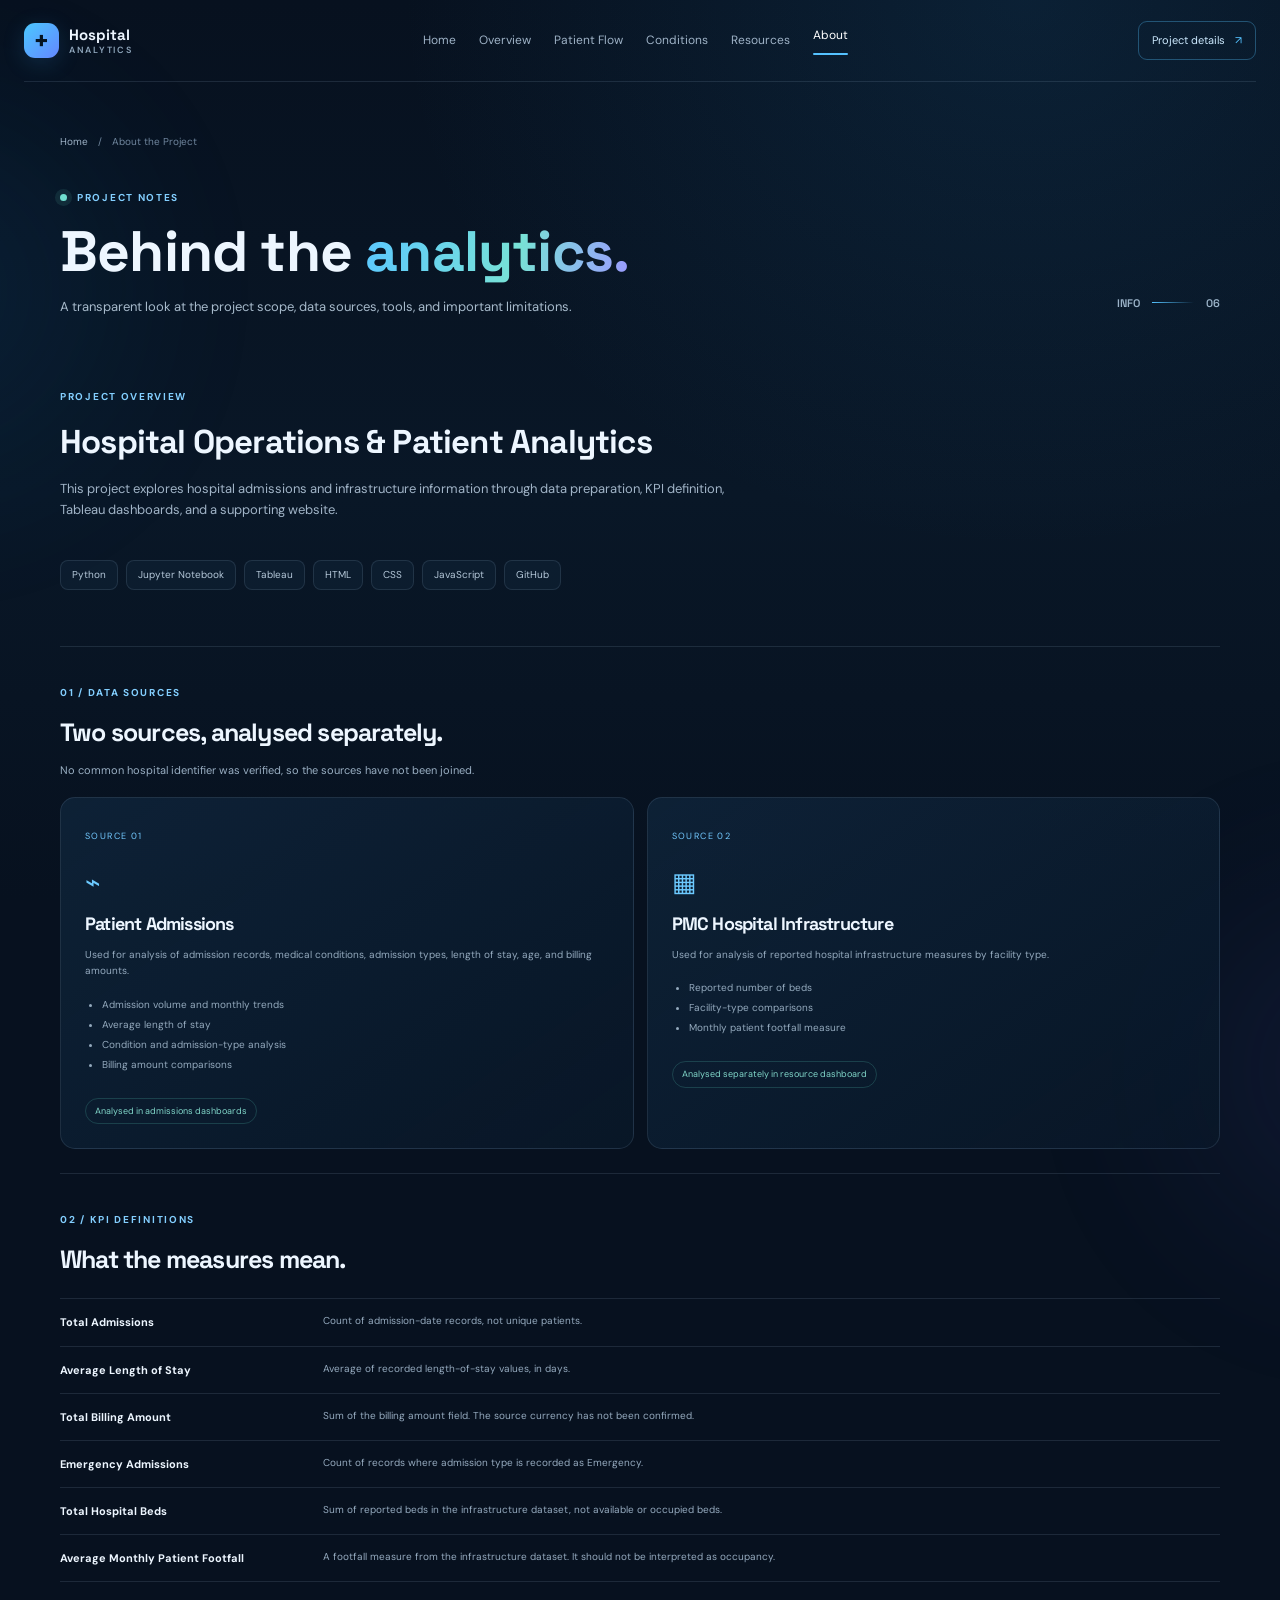
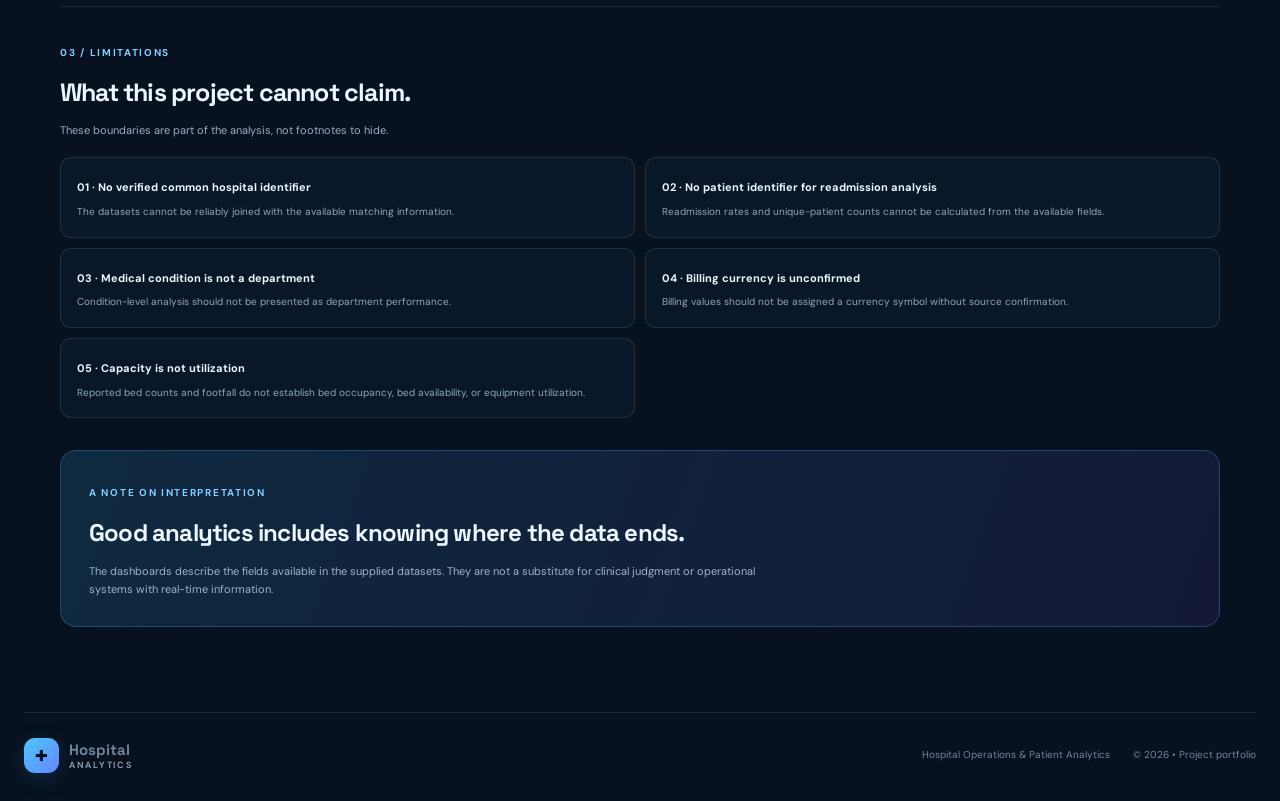
<file: Hospital-Analytics-Website/about.html>
<!DOCTYPE html>
<html lang="en"><head>
<meta charset="UTF-8"><meta name="viewport" content="width=device-width, initial-scale=1.0">
<meta name="description" content="Hospital Operations & Patient Analytics project website.">
<title>About the Project | Hospital Analytics</title>
<link rel="preconnect" href="https://fonts.googleapis.com"><link rel="preconnect" href="https://fonts.gstatic.com" crossorigin>
<link href="https://fonts.googleapis.com/css2?family=DM+Sans:wght@400;500;600;700&family=Space+Grotesk:wght@500;600;700&display=swap" rel="stylesheet">
<link rel="stylesheet" href="css/style.css"><script src="js/script.js" defer></script></head>
<body data-page="about"><div class="ambient ambient-one"></div><div class="ambient ambient-two"></div>

<header class="site-header">
  <a class="brand" href="index.html"><span class="brand-mark">+</span><span>Hospital<span class="brand-sub">ANALYTICS</span></span></a>
  <button class="menu-toggle" aria-label="Open navigation" aria-expanded="false"><span></span><span></span><span></span></button>
  <nav class="site-nav" aria-label="Main navigation">
    <a href="index.html" data-nav="home">Home</a><a href="overview.html" data-nav="overview">Overview</a>
    <a href="patient-flow.html" data-nav="patient-flow">Patient Flow</a><a href="conditions.html" data-nav="conditions">Conditions</a>
    <a href="resources.html" data-nav="resources">Resources</a><a href="about.html" data-nav="about">About</a>
  </nav>
  <a class="header-cta" href="about.html">Project details <span>↗</span></a>
</header>
<main>

<section class="page-hero section-shell"><div class="breadcrumb"><a href="index.html">Home</a><span>/</span><span>About the Project</span></div><div class="page-hero-row"><div><div class="eyebrow"><i></i> PROJECT NOTES</div><h1>Behind the <span class="gradient-text">analytics.</span></h1><p class="hero-lede">A transparent look at the project scope, data sources, tools, and important limitations.</p></div><div class="page-index">INFO <i></i> 06</div></div></section>
<section class="section-shell about-layout">
 <div class="about-lead reveal"><span class="kicker">PROJECT OVERVIEW</span><h2>Hospital Operations &amp; Patient Analytics</h2><p>This project explores hospital admissions and infrastructure information through data preparation, KPI definition, Tableau dashboards, and a supporting website.</p></div>
 <div class="tool-row"><span>Python</span><span>Jupyter Notebook</span><span>Tableau</span><span>HTML</span><span>CSS</span><span>JavaScript</span><span>GitHub</span></div>
 <div class="section-divider" id="data-sources"></div><div class="section-heading"><span class="kicker">01 / DATA SOURCES</span><h2>Two sources, analysed separately.</h2><p>No common hospital identifier was verified, so the sources have not been joined.</p></div>
 <div class="data-grid">
  <article class="data-card"><small>SOURCE 01</small><div class="data-symbol">⌁</div><h3>Patient Admissions</h3><p>Used for analysis of admission records, medical conditions, admission types, length of stay, age, and billing amounts.</p><ul><li>Admission volume and monthly trends</li><li>Average length of stay</li><li>Condition and admission-type analysis</li><li>Billing amount comparisons</li></ul><label>Analysed in admissions dashboards</label></article>
  <article class="data-card"><small>SOURCE 02</small><div class="data-symbol">▦</div><h3>PMC Hospital Infrastructure</h3><p>Used for analysis of reported hospital infrastructure measures by facility type.</p><ul><li>Reported number of beds</li><li>Facility-type comparisons</li><li>Monthly patient footfall measure</li></ul><label>Analysed separately in resource dashboard</label></article>
 </div>
 <div class="section-divider"></div><div class="section-heading"><span class="kicker">02 / KPI DEFINITIONS</span><h2>What the measures mean.</h2></div>
 <div class="definition-list">
  <div><b>Total Admissions</b><p>Count of admission-date records, not unique patients.</p></div><div><b>Average Length of Stay</b><p>Average of recorded length-of-stay values, in days.</p></div><div><b>Total Billing Amount</b><p>Sum of the billing amount field. The source currency has not been confirmed.</p></div><div><b>Emergency Admissions</b><p>Count of records where admission type is recorded as Emergency.</p></div><div><b>Total Hospital Beds</b><p>Sum of reported beds in the infrastructure dataset, not available or occupied beds.</p></div><div><b>Average Monthly Patient Footfall</b><p>A footfall measure from the infrastructure dataset. It should not be interpreted as occupancy.</p></div>
 </div>
 <div class="section-divider"></div><div class="section-heading"><span class="kicker">03 / LIMITATIONS</span><h2>What this project cannot claim.</h2><p>These boundaries are part of the analysis, not footnotes to hide.</p></div>
 <div class="limitation-grid">
  <article><b>01 · No verified common hospital identifier</b><p>The datasets cannot be reliably joined with the available matching information.</p></article>
  <article><b>02 · No patient identifier for readmission analysis</b><p>Readmission rates and unique-patient counts cannot be calculated from the available fields.</p></article>
  <article><b>03 · Medical condition is not a department</b><p>Condition-level analysis should not be presented as department performance.</p></article>
  <article><b>04 · Billing currency is unconfirmed</b><p>Billing values should not be assigned a currency symbol without source confirmation.</p></article>
  <article><b>05 · Capacity is not utilization</b><p>Reported bed counts and footfall do not establish bed occupancy, bed availability, or equipment utilization.</p></article>
 </div>
 <div class="closing-card"><span class="kicker">A NOTE ON INTERPRETATION</span><h2>Good analytics includes knowing where the data ends.</h2><p>The dashboards describe the fields available in the supplied datasets. They are not a substitute for clinical judgment or operational systems with real-time information.</p></div>
</section>
</main>

<footer class="site-footer"><a class="brand" href="index.html"><span class="brand-mark">+</span><span>Hospital<span class="brand-sub">ANALYTICS</span></span></a><p>Hospital Operations &amp; Patient Analytics</p><span>© <span data-year></span> • Project portfolio</span></footer>

</body></html>
</file>
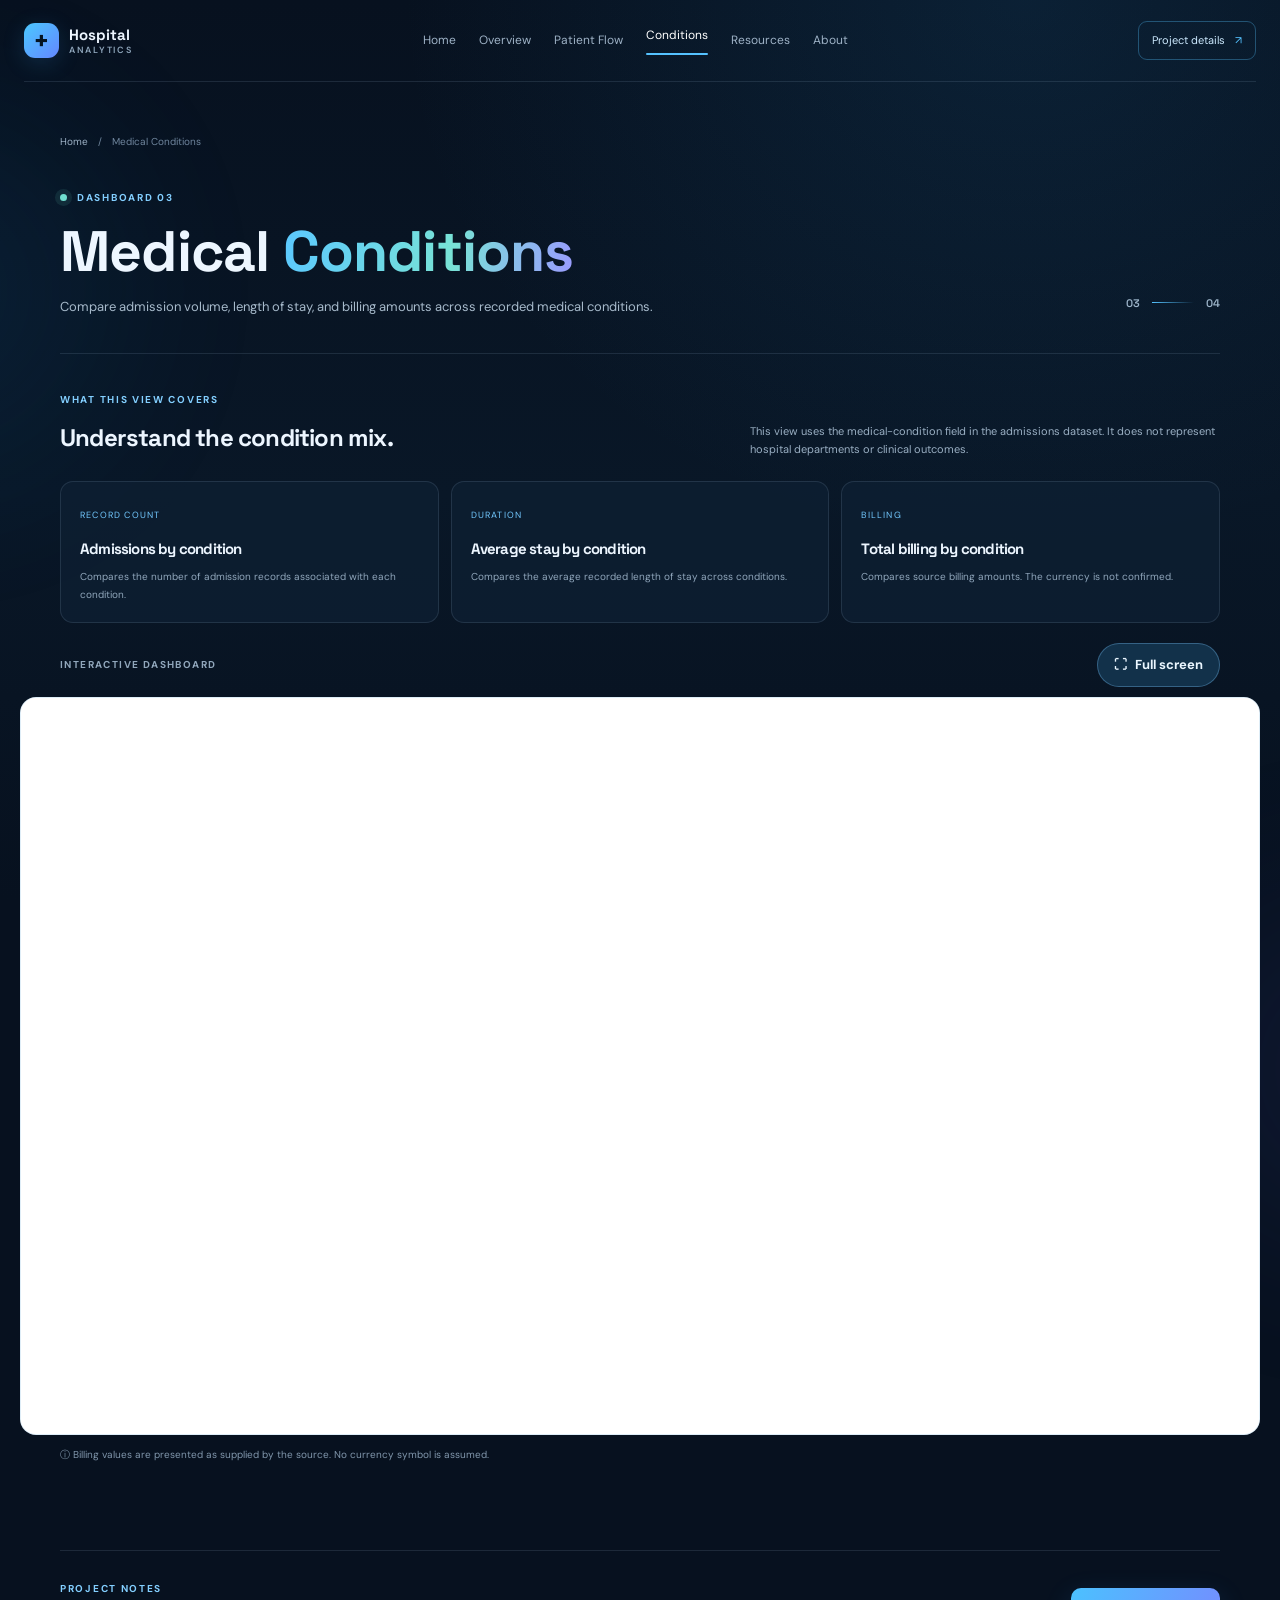
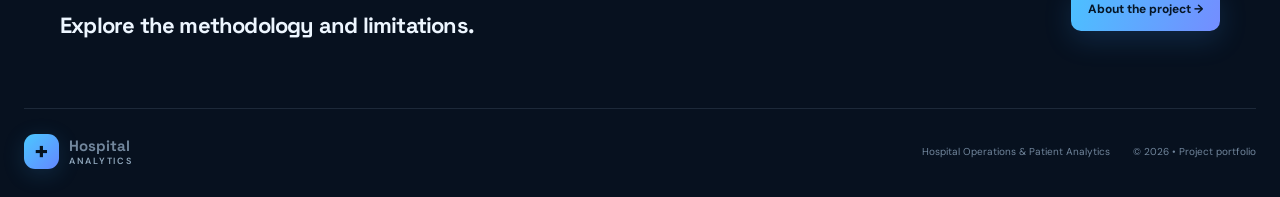
<file: Hospital-Analytics-Website/conditions.html>
<!DOCTYPE html>
<html lang="en"><head>
<meta charset="UTF-8"><meta name="viewport" content="width=device-width, initial-scale=1.0">
<meta name="description" content="Hospital Operations & Patient Analytics project website.">
<title>Medical Conditions | Hospital Analytics</title>
<link rel="preconnect" href="https://fonts.googleapis.com"><link rel="preconnect" href="https://fonts.gstatic.com" crossorigin>
<link href="https://fonts.googleapis.com/css2?family=DM+Sans:wght@400;500;600;700&family=Space+Grotesk:wght@500;600;700&display=swap" rel="stylesheet">
<link rel="stylesheet" href="css/style.css"><script src="js/script.js" defer></script></head>
<body data-page="conditions"><div class="ambient ambient-one"></div><div class="ambient ambient-two"></div>

<header class="site-header">
  <a class="brand" href="index.html"><span class="brand-mark">+</span><span>Hospital<span class="brand-sub">ANALYTICS</span></span></a>
  <button class="menu-toggle" aria-label="Open navigation" aria-expanded="false"><span></span><span></span><span></span></button>
  <nav class="site-nav" aria-label="Main navigation">
    <a href="index.html" data-nav="home">Home</a><a href="overview.html" data-nav="overview">Overview</a>
    <a href="patient-flow.html" data-nav="patient-flow">Patient Flow</a><a href="conditions.html" data-nav="conditions">Conditions</a>
    <a href="resources.html" data-nav="resources">Resources</a><a href="about.html" data-nav="about">About</a>
  </nav>
  <a class="header-cta" href="about.html">Project details <span>↗</span></a>
</header>
<main>

<section class="page-hero section-shell"><div class="breadcrumb"><a href="index.html">Home</a><span>/</span><span>Medical Conditions</span></div>
 <div class="page-hero-row"><div><div class="eyebrow"><i></i> DASHBOARD 03</div><h1>Medical <span class='gradient-text'>Conditions</span></h1><p class="hero-lede">Compare admission volume, length of stay, and billing amounts across recorded medical conditions.</p></div><div class="page-index">03 <i></i> 04</div></div></section>
<section class="section-shell dashboard-layout">
 <div class="dashboard-intro"><div><span class="kicker">WHAT THIS VIEW COVERS</span><h2>Understand the condition mix.</h2></div><p>This view uses the medical-condition field in the admissions dataset. It does not represent hospital departments or clinical outcomes.</p></div>
 <div class="metric-grid"><article class='metric-card'><span>RECORD COUNT</span><h3>Admissions by condition</h3><p>Compares the number of admission records associated with each condition.</p></article><article class='metric-card'><span>DURATION</span><h3>Average stay by condition</h3><p>Compares the average recorded length of stay across conditions.</p></article><article class='metric-card'><span>BILLING</span><h3>Total billing by condition</h3><p>Compares source billing amounts. The currency is not confirmed.</p></article></div>

 <div class="dashboard-viewer" data-dashboard-viewer>
  <div class="dashboard-toolbar">
   <span class="dashboard-toolbar-label">INTERACTIVE DASHBOARD</span>
   <button class="fullscreen-toggle" type="button" data-fullscreen-toggle aria-label="View dashboard full screen">
    <span aria-hidden="true">⛶</span> Full screen
   </button>
  </div>
 <div class="dashboard-frame" data-tableau-embed data-tableau-title="Medical Condition Analysis" data-tableau-url="https://public.tableau.com/views/HospitaloperationspatientAnalytics/MedicalConditionAnalysis?:showVizHome=no&amp;:embed=true"><div class="embed-placeholder"><span class="embed-icon">▤</span><span class="kicker">TABLEAU DASHBOARD SPACE</span><h3>Your Medical Condition Analysis dashboard goes here.</h3><p>The published Tableau Public dashboard should appear here. If it does not load, check your internet connection and the published view link.</p><span class="placeholder-chip">Dashboard loading unavailable</span></div></div>
 </div>

 <p class="dashboard-footnote">ⓘ Billing values are presented as supplied by the source. No currency symbol is assumed.</p>
</section>
<section class="section-shell next-panel"><div><span class="kicker">PROJECT NOTES</span><h2>Explore the methodology and limitations.</h2></div><a class="button primary" href="about.html">About the project →</a></section>
</main>

<footer class="site-footer"><a class="brand" href="index.html"><span class="brand-mark">+</span><span>Hospital<span class="brand-sub">ANALYTICS</span></span></a><p>Hospital Operations &amp; Patient Analytics</p><span>© <span data-year></span> • Project portfolio</span></footer>

</body></html>
</file>
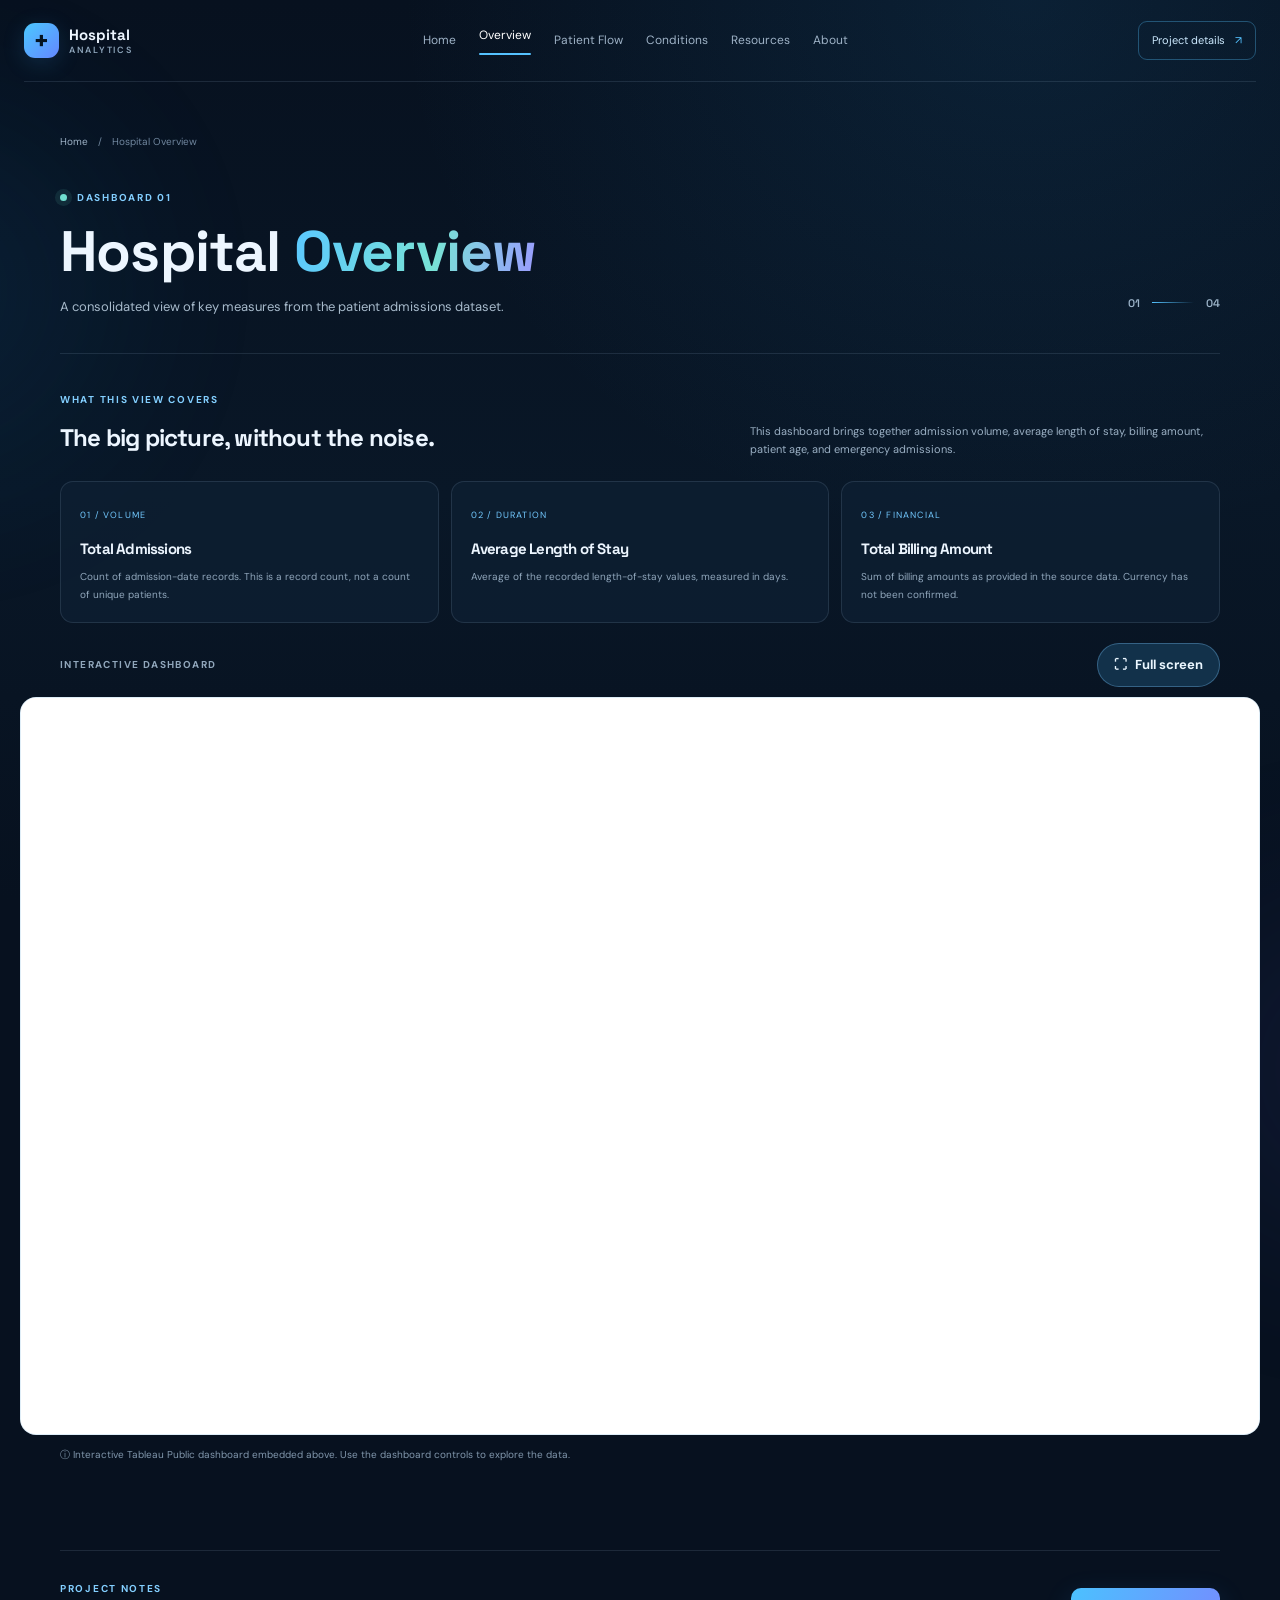
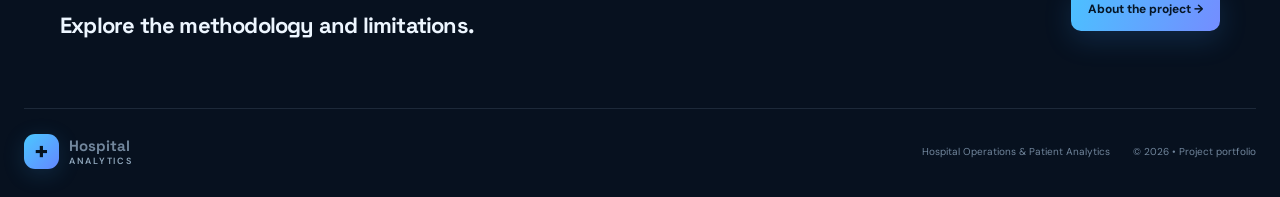
<file: Hospital-Analytics-Website/overview.html>
<!DOCTYPE html>
<html lang="en"><head>
<meta charset="UTF-8"><meta name="viewport" content="width=device-width, initial-scale=1.0">
<meta name="description" content="Hospital Operations & Patient Analytics project website.">
<title>Hospital Overview | Hospital Analytics</title>
<link rel="preconnect" href="https://fonts.googleapis.com"><link rel="preconnect" href="https://fonts.gstatic.com" crossorigin>
<link href="https://fonts.googleapis.com/css2?family=DM+Sans:wght@400;500;600;700&family=Space+Grotesk:wght@500;600;700&display=swap" rel="stylesheet">
<link rel="stylesheet" href="css/style.css"><script src="js/script.js" defer></script></head>
<body data-page="overview"><div class="ambient ambient-one"></div><div class="ambient ambient-two"></div>

<header class="site-header">
  <a class="brand" href="index.html"><span class="brand-mark">+</span><span>Hospital<span class="brand-sub">ANALYTICS</span></span></a>
  <button class="menu-toggle" aria-label="Open navigation" aria-expanded="false"><span></span><span></span><span></span></button>
  <nav class="site-nav" aria-label="Main navigation">
    <a href="index.html" data-nav="home">Home</a><a href="overview.html" data-nav="overview">Overview</a>
    <a href="patient-flow.html" data-nav="patient-flow">Patient Flow</a><a href="conditions.html" data-nav="conditions">Conditions</a>
    <a href="resources.html" data-nav="resources">Resources</a><a href="about.html" data-nav="about">About</a>
  </nav>
  <a class="header-cta" href="about.html">Project details <span>↗</span></a>
</header>
<main>

<section class="page-hero section-shell"><div class="breadcrumb"><a href="index.html">Home</a><span>/</span><span>Hospital Overview</span></div>
 <div class="page-hero-row"><div><div class="eyebrow"><i></i> DASHBOARD 01</div><h1>Hospital <span class='gradient-text'>Overview</span></h1><p class="hero-lede">A consolidated view of key measures from the patient admissions dataset.</p></div><div class="page-index">01 <i></i> 04</div></div></section>
<section class="section-shell dashboard-layout">
 <div class="dashboard-intro"><div><span class="kicker">WHAT THIS VIEW COVERS</span><h2>The big picture, without the noise.</h2></div><p>This dashboard brings together admission volume, average length of stay, billing amount, patient age, and emergency admissions.</p></div>
 <div class="metric-grid"><article class='metric-card'><span>01 / VOLUME</span><h3>Total Admissions</h3><p>Count of admission-date records. This is a record count, not a count of unique patients.</p></article><article class='metric-card'><span>02 / DURATION</span><h3>Average Length of Stay</h3><p>Average of the recorded length-of-stay values, measured in days.</p></article><article class='metric-card'><span>03 / FINANCIAL</span><h3>Total Billing Amount</h3><p>Sum of billing amounts as provided in the source data. Currency has not been confirmed.</p></article></div>

 <div class="dashboard-viewer" data-dashboard-viewer>
  <div class="dashboard-toolbar">
   <span class="dashboard-toolbar-label">INTERACTIVE DASHBOARD</span>
   <button class="fullscreen-toggle" type="button" data-fullscreen-toggle aria-label="View dashboard full screen">
    <span aria-hidden="true">⛶</span> Full screen
   </button>
  </div>
 <div class="dashboard-frame" data-tableau-embed data-tableau-title="Hospital Overview" data-tableau-url="https://public.tableau.com/views/HospitaloperationspatientAnalytics/HospitalOverview?:showVizHome=no&amp;:embed=true"><div class="embed-placeholder"><span class="embed-icon">▤</span><span class="kicker">TABLEAU DASHBOARD SPACE</span><h3>Your Hospital Overview dashboard goes here.</h3><p>The published Tableau Public dashboard should appear here. If it does not load, check your internet connection and the published view link.</p><span class="placeholder-chip">Dashboard loading unavailable</span></div></div>
 </div>

 <p class="dashboard-footnote">ⓘ Interactive Tableau Public dashboard embedded above. Use the dashboard controls to explore the data.</p>
</section>
<section class="section-shell next-panel"><div><span class="kicker">PROJECT NOTES</span><h2>Explore the methodology and limitations.</h2></div><a class="button primary" href="about.html">About the project →</a></section>
</main>

<footer class="site-footer"><a class="brand" href="index.html"><span class="brand-mark">+</span><span>Hospital<span class="brand-sub">ANALYTICS</span></span></a><p>Hospital Operations &amp; Patient Analytics</p><span>© <span data-year></span> • Project portfolio</span></footer>

</body></html>
</file>
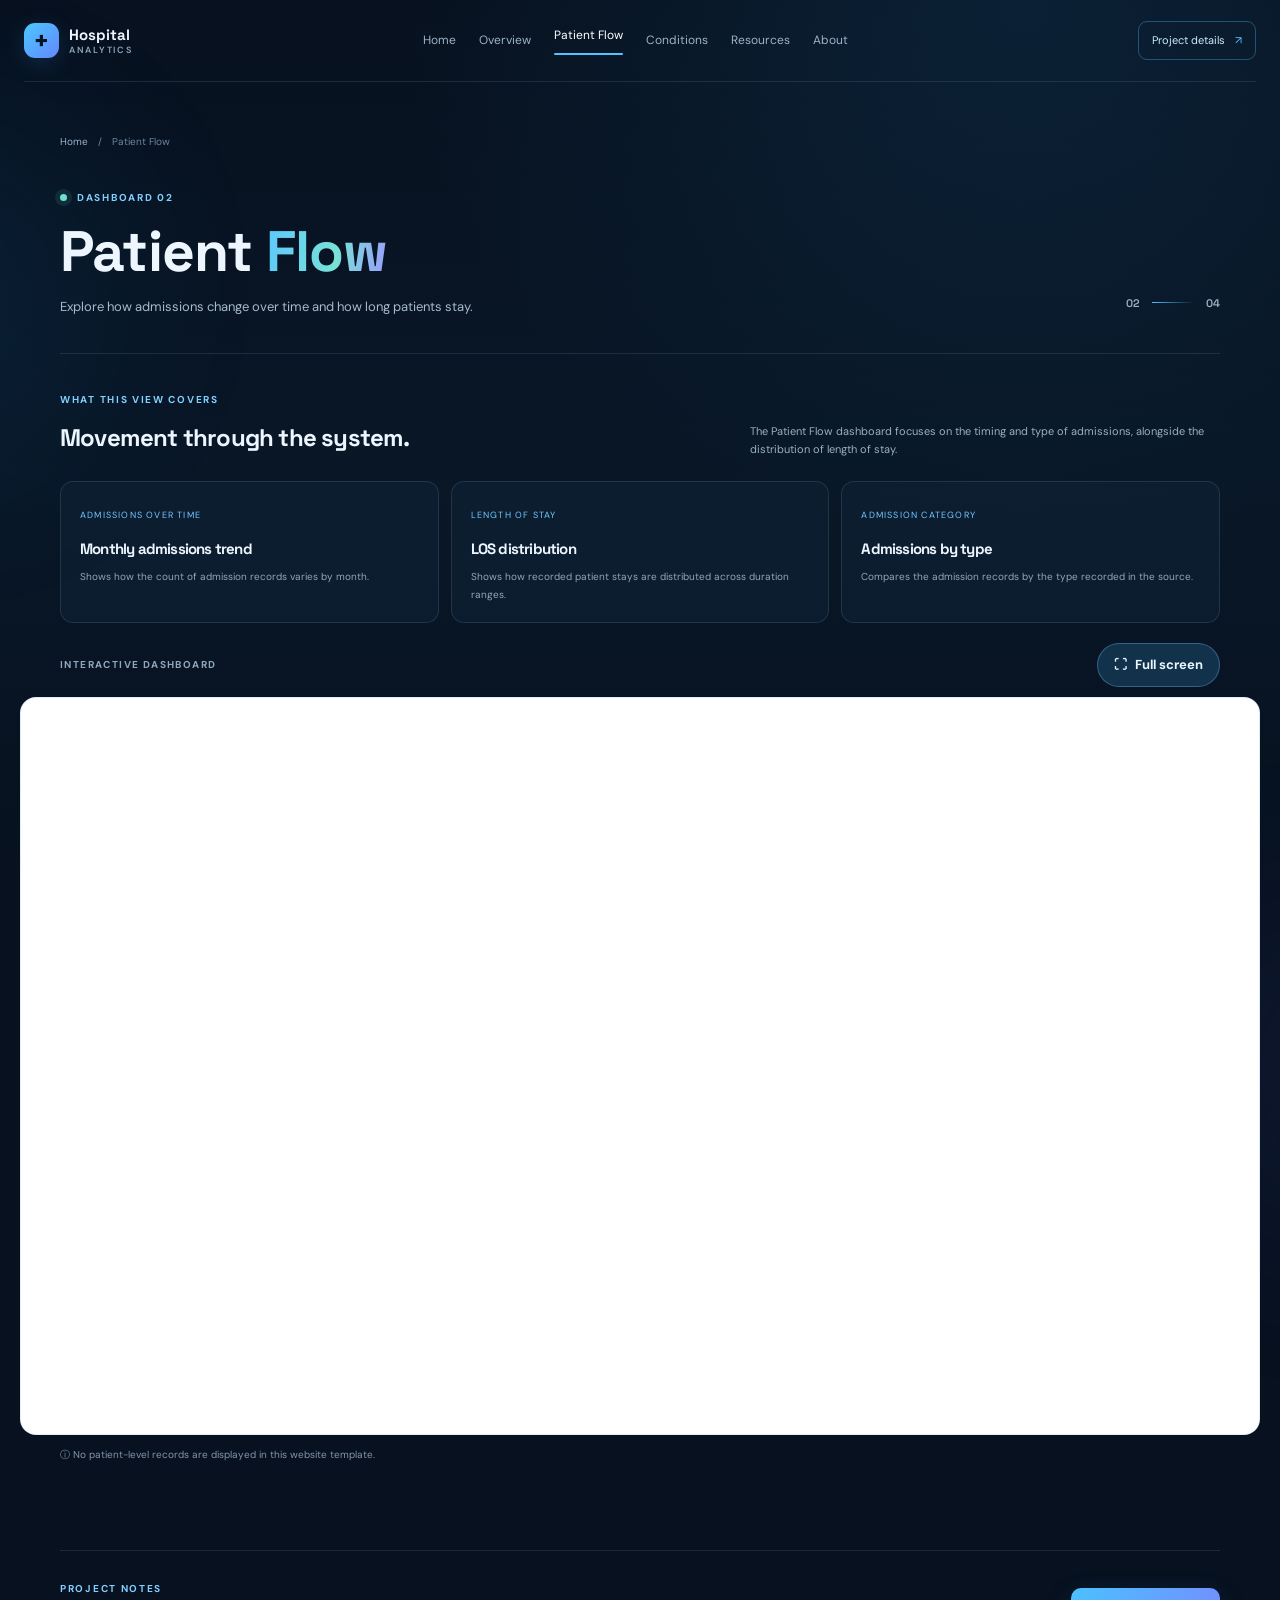
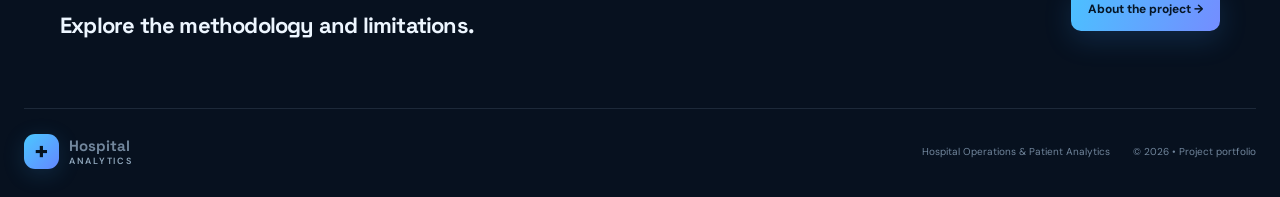
<file: Hospital-Analytics-Website/patient-flow.html>
<!DOCTYPE html>
<html lang="en"><head>
<meta charset="UTF-8"><meta name="viewport" content="width=device-width, initial-scale=1.0">
<meta name="description" content="Hospital Operations & Patient Analytics project website.">
<title>Patient Flow | Hospital Analytics</title>
<link rel="preconnect" href="https://fonts.googleapis.com"><link rel="preconnect" href="https://fonts.gstatic.com" crossorigin>
<link href="https://fonts.googleapis.com/css2?family=DM+Sans:wght@400;500;600;700&family=Space+Grotesk:wght@500;600;700&display=swap" rel="stylesheet">
<link rel="stylesheet" href="css/style.css"><script src="js/script.js" defer></script></head>
<body data-page="patient-flow"><div class="ambient ambient-one"></div><div class="ambient ambient-two"></div>

<header class="site-header">
  <a class="brand" href="index.html"><span class="brand-mark">+</span><span>Hospital<span class="brand-sub">ANALYTICS</span></span></a>
  <button class="menu-toggle" aria-label="Open navigation" aria-expanded="false"><span></span><span></span><span></span></button>
  <nav class="site-nav" aria-label="Main navigation">
    <a href="index.html" data-nav="home">Home</a><a href="overview.html" data-nav="overview">Overview</a>
    <a href="patient-flow.html" data-nav="patient-flow">Patient Flow</a><a href="conditions.html" data-nav="conditions">Conditions</a>
    <a href="resources.html" data-nav="resources">Resources</a><a href="about.html" data-nav="about">About</a>
  </nav>
  <a class="header-cta" href="about.html">Project details <span>↗</span></a>
</header>
<main>

<section class="page-hero section-shell"><div class="breadcrumb"><a href="index.html">Home</a><span>/</span><span>Patient Flow</span></div>
 <div class="page-hero-row"><div><div class="eyebrow"><i></i> DASHBOARD 02</div><h1>Patient <span class='gradient-text'>Flow</span></h1><p class="hero-lede">Explore how admissions change over time and how long patients stay.</p></div><div class="page-index">02 <i></i> 04</div></div></section>
<section class="section-shell dashboard-layout">
 <div class="dashboard-intro"><div><span class="kicker">WHAT THIS VIEW COVERS</span><h2>Movement through the system.</h2></div><p>The Patient Flow dashboard focuses on the timing and type of admissions, alongside the distribution of length of stay.</p></div>
 <div class="metric-grid"><article class='metric-card'><span>ADMISSIONS OVER TIME</span><h3>Monthly admissions trend</h3><p>Shows how the count of admission records varies by month.</p></article><article class='metric-card'><span>LENGTH OF STAY</span><h3>LOS distribution</h3><p>Shows how recorded patient stays are distributed across duration ranges.</p></article><article class='metric-card'><span>ADMISSION CATEGORY</span><h3>Admissions by type</h3><p>Compares the admission records by the type recorded in the source.</p></article></div>

 <div class="dashboard-viewer" data-dashboard-viewer>
  <div class="dashboard-toolbar">
   <span class="dashboard-toolbar-label">INTERACTIVE DASHBOARD</span>
   <button class="fullscreen-toggle" type="button" data-fullscreen-toggle aria-label="View dashboard full screen">
    <span aria-hidden="true">⛶</span> Full screen
   </button>
  </div>
 <div class="dashboard-frame" data-tableau-embed data-tableau-title="Patient Flow" data-tableau-url="https://public.tableau.com/views/HospitaloperationspatientAnalytics/PatientFlow?:showVizHome=no&amp;:embed=true"><div class="embed-placeholder"><span class="embed-icon">▤</span><span class="kicker">TABLEAU DASHBOARD SPACE</span><h3>Your Patient Flow dashboard goes here.</h3><p>The published Tableau Public dashboard should appear here. If it does not load, check your internet connection and the published view link.</p><span class="placeholder-chip">Dashboard loading unavailable</span></div></div>
 </div>

 <p class="dashboard-footnote">ⓘ No patient-level records are displayed in this website template.</p>
</section>
<section class="section-shell next-panel"><div><span class="kicker">PROJECT NOTES</span><h2>Explore the methodology and limitations.</h2></div><a class="button primary" href="about.html">About the project →</a></section>
</main>

<footer class="site-footer"><a class="brand" href="index.html"><span class="brand-mark">+</span><span>Hospital<span class="brand-sub">ANALYTICS</span></span></a><p>Hospital Operations &amp; Patient Analytics</p><span>© <span data-year></span> • Project portfolio</span></footer>

</body></html>
</file>
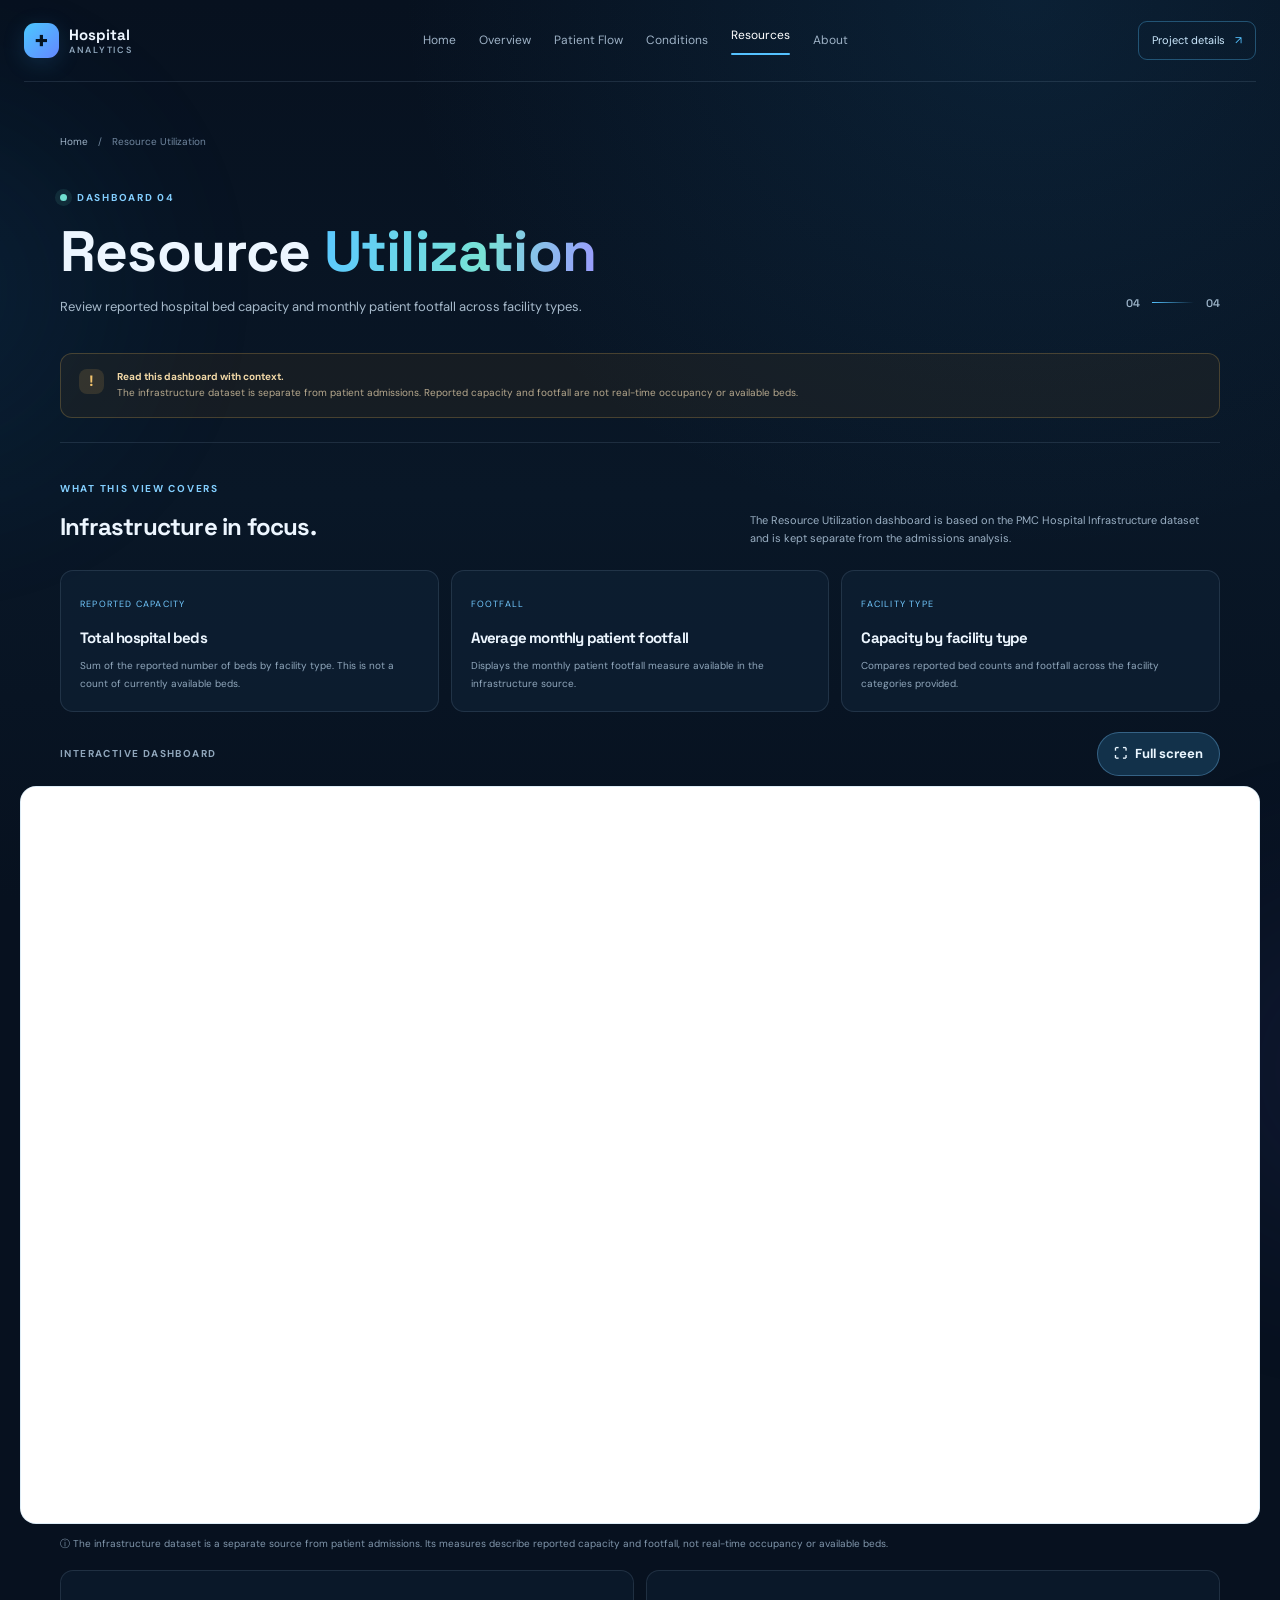
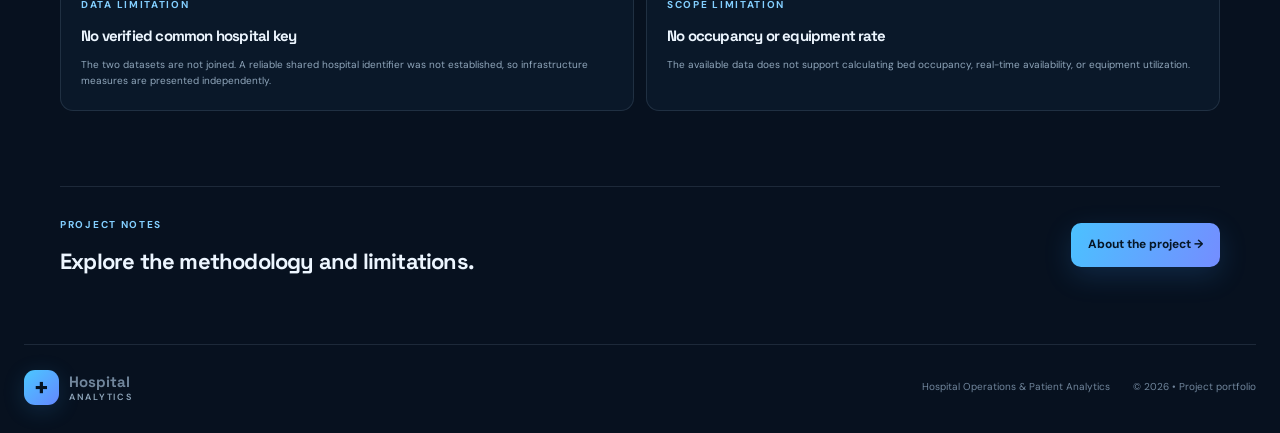
<file: Hospital-Analytics-Website/resources.html>
<!DOCTYPE html>
<html lang="en"><head>
<meta charset="UTF-8"><meta name="viewport" content="width=device-width, initial-scale=1.0">
<meta name="description" content="Hospital Operations & Patient Analytics project website.">
<title>Resource Utilization | Hospital Analytics</title>
<link rel="preconnect" href="https://fonts.googleapis.com"><link rel="preconnect" href="https://fonts.gstatic.com" crossorigin>
<link href="https://fonts.googleapis.com/css2?family=DM+Sans:wght@400;500;600;700&family=Space+Grotesk:wght@500;600;700&display=swap" rel="stylesheet">
<link rel="stylesheet" href="css/style.css"><script src="js/script.js" defer></script></head>
<body data-page="resources"><div class="ambient ambient-one"></div><div class="ambient ambient-two"></div>

<header class="site-header">
  <a class="brand" href="index.html"><span class="brand-mark">+</span><span>Hospital<span class="brand-sub">ANALYTICS</span></span></a>
  <button class="menu-toggle" aria-label="Open navigation" aria-expanded="false"><span></span><span></span><span></span></button>
  <nav class="site-nav" aria-label="Main navigation">
    <a href="index.html" data-nav="home">Home</a><a href="overview.html" data-nav="overview">Overview</a>
    <a href="patient-flow.html" data-nav="patient-flow">Patient Flow</a><a href="conditions.html" data-nav="conditions">Conditions</a>
    <a href="resources.html" data-nav="resources">Resources</a><a href="about.html" data-nav="about">About</a>
  </nav>
  <a class="header-cta" href="about.html">Project details <span>↗</span></a>
</header>
<main>

<section class="page-hero section-shell"><div class="breadcrumb"><a href="index.html">Home</a><span>/</span><span>Resource Utilization</span></div>
 <div class="page-hero-row"><div><div class="eyebrow"><i></i> DASHBOARD 04</div><h1>Resource <span class='gradient-text'>Utilization</span></h1><p class="hero-lede">Review reported hospital bed capacity and monthly patient footfall across facility types.</p></div><div class="page-index">04 <i></i> 04</div></div></section>
<section class="section-shell dashboard-layout"><div class='notice'><b>!</b><p><strong>Read this dashboard with context.</strong><br>The infrastructure dataset is separate from patient admissions. Reported capacity and footfall are not real-time occupancy or available beds.</p></div>
 <div class="dashboard-intro"><div><span class="kicker">WHAT THIS VIEW COVERS</span><h2>Infrastructure in focus.</h2></div><p>The Resource Utilization dashboard is based on the PMC Hospital Infrastructure dataset and is kept separate from the admissions analysis.</p></div>
 <div class="metric-grid"><article class='metric-card'><span>REPORTED CAPACITY</span><h3>Total hospital beds</h3><p>Sum of the reported number of beds by facility type. This is not a count of currently available beds.</p></article><article class='metric-card'><span>FOOTFALL</span><h3>Average monthly patient footfall</h3><p>Displays the monthly patient footfall measure available in the infrastructure source.</p></article><article class='metric-card'><span>FACILITY TYPE</span><h3>Capacity by facility type</h3><p>Compares reported bed counts and footfall across the facility categories provided.</p></article></div>

 <div class="dashboard-viewer" data-dashboard-viewer>
  <div class="dashboard-toolbar">
   <span class="dashboard-toolbar-label">INTERACTIVE DASHBOARD</span>
   <button class="fullscreen-toggle" type="button" data-fullscreen-toggle aria-label="View dashboard full screen">
    <span aria-hidden="true">⛶</span> Full screen
   </button>
  </div>
 <div class="dashboard-frame" data-tableau-embed data-tableau-title="Resource Utilization" data-tableau-url="https://public.tableau.com/views/HospitaloperationspatientAnalytics/ResourceUtilization?:showVizHome=no&amp;:embed=true"><div class="embed-placeholder"><span class="embed-icon">▤</span><span class="kicker">TABLEAU DASHBOARD SPACE</span><h3>Your Resource Utilization dashboard goes here.</h3><p>The published Tableau Public dashboard should appear here. If it does not load, check your internet connection and the published view link.</p><span class="placeholder-chip">Dashboard loading unavailable</span></div></div>
 </div>

 <p class="dashboard-footnote">ⓘ The infrastructure dataset is a separate source from patient admissions. Its measures describe reported capacity and footfall, not real-time occupancy or available beds.</p><div class='limits-row'><article><span class='kicker'>DATA LIMITATION</span><h3>No verified common hospital key</h3><p>The two datasets are not joined. A reliable shared hospital identifier was not established, so infrastructure measures are presented independently.</p></article><article><span class='kicker'>SCOPE LIMITATION</span><h3>No occupancy or equipment rate</h3><p>The available data does not support calculating bed occupancy, real-time availability, or equipment utilization.</p></article></div>
</section>
<section class="section-shell next-panel"><div><span class="kicker">PROJECT NOTES</span><h2>Explore the methodology and limitations.</h2></div><a class="button primary" href="about.html">About the project →</a></section>
</main>

<footer class="site-footer"><a class="brand" href="index.html"><span class="brand-mark">+</span><span>Hospital<span class="brand-sub">ANALYTICS</span></span></a><p>Hospital Operations &amp; Patient Analytics</p><span>© <span data-year></span> • Project portfolio</span></footer>

</body></html>
</file>
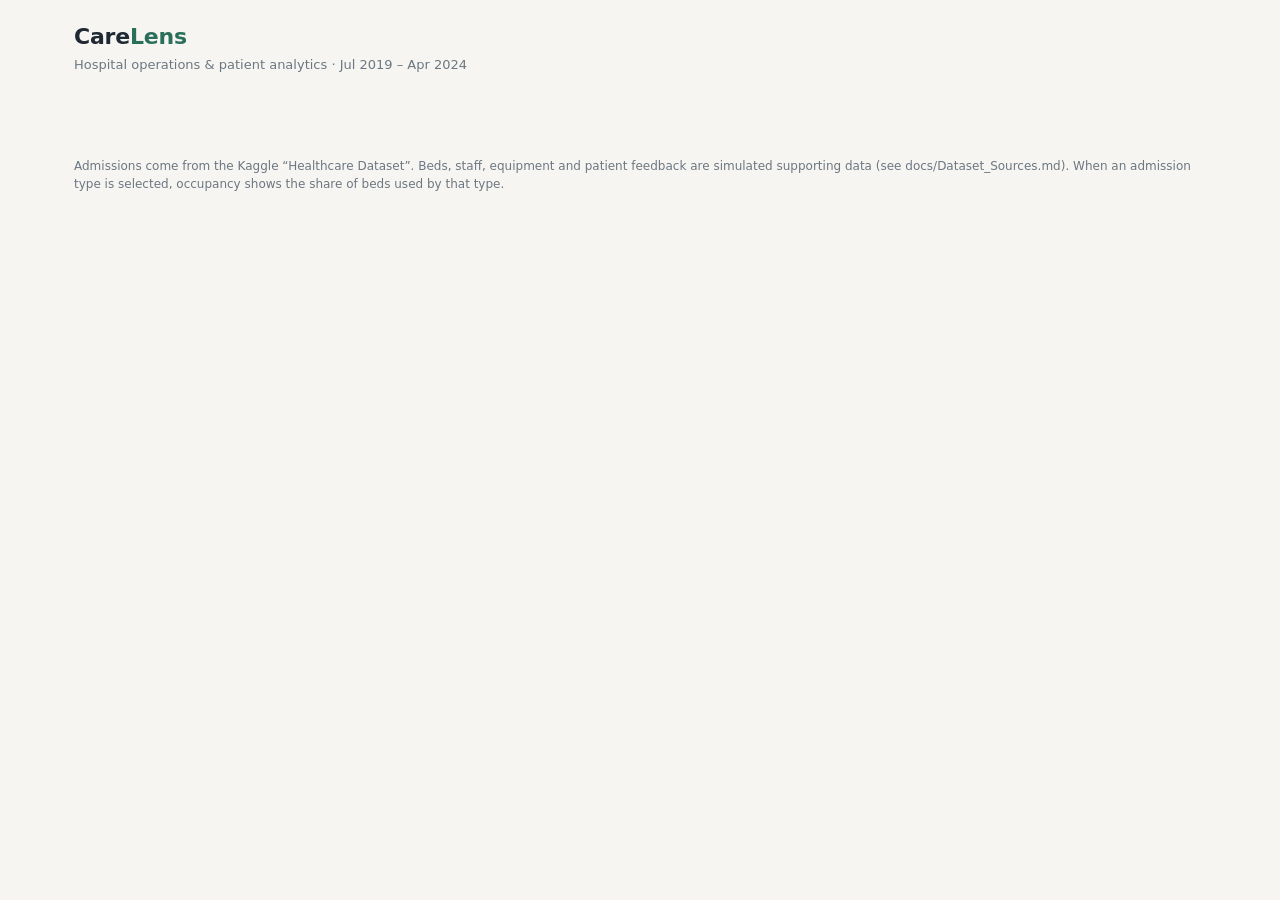
<file: CareLens/dashboard/template.html>
<!doctype html>
<html lang="en">
<head>
<meta charset="utf-8">
<meta name="viewport" content="width=device-width,initial-scale=1">
<title>CareLens – Hospital Operations & Patient Analytics</title>
<style>
:root{--bg:#f7f5f1;--card:#fff;--ink:#1f2933;--mute:#6b7782;--line:#e6e2da;--acc:#2a6f5b;--acc2:#d9694f;--soft:#eaf2ef}
@media(prefers-color-scheme:dark){:root{--bg:#14181b;--card:#1d2226;--ink:#e8ecef;--mute:#9aa7b1;--line:#2b3238;--acc:#5bb89f;--acc2:#ef8a70;--soft:#22302c}}
*{box-sizing:border-box}
body{margin:0;background:var(--bg);color:var(--ink);font:15px/1.5 system-ui,-apple-system,"Segoe UI",Roboto,sans-serif}
header{padding:20px 24px 0;max-width:1180px;margin:auto}
h1{font-size:22px;margin:0;font-weight:650;letter-spacing:-.2px}h1 span{color:var(--acc)}
.sub{color:var(--mute);font-size:13px;margin-top:2px}
nav{display:flex;gap:6px;margin:16px 0 0;flex-wrap:wrap}
nav button{border:0;background:none;color:var(--mute);font:inherit;padding:8px 14px;border-radius:20px;cursor:pointer}
nav button.on{background:var(--acc);color:#fff}
.filters{display:flex;gap:10px;flex-wrap:wrap;align-items:end;margin:14px 0 4px}
.filters label{font-size:12px;color:var(--mute);display:flex;flex-direction:column;gap:3px}
select{font:inherit;padding:6px 8px;border:1px solid var(--line);border-radius:8px;background:var(--card);color:var(--ink)}
.reset{border:1px solid var(--line);background:none;color:var(--mute);padding:6px 12px;border-radius:8px;cursor:pointer;font:inherit}
main{max-width:1180px;margin:auto;padding:8px 24px 40px}
.take{background:var(--soft);border-radius:12px;padding:12px 16px;margin:14px 0;font-size:14px}
.kpis{display:grid;grid-template-columns:repeat(auto-fit,minmax(160px,1fr));gap:12px}
.kpi,.card{background:var(--card);border:1px solid var(--line);border-radius:14px;padding:14px 16px}
.kpi b{display:block;font-size:26px;font-weight:650;letter-spacing:-.5px}
.kpi small{color:var(--mute);font-size:12px}.kpi span{font-size:13px;color:var(--mute)}
.grid{display:grid;grid-template-columns:repeat(auto-fit,minmax(340px,1fr));gap:12px;margin-top:12px}
.card h3{margin:0 0 2px;font-size:14px;font-weight:600}.card p{margin:0 0 10px;color:var(--mute);font-size:12px}
svg{width:100%;height:auto;display:block}.grid-l{stroke:var(--line)}.ax{fill:var(--mute);font-size:10px}
.row{display:grid;grid-template-columns:110px 1fr 56px;gap:8px;align-items:center;margin:7px 0;font-size:13px}
.track{background:var(--soft);height:10px;border-radius:6px;position:relative}.fill{height:100%;border-radius:6px;background:var(--acc)}
.tick{position:absolute;top:-3px;width:2px;height:16px;background:var(--acc2)}
.row i{font-style:normal;text-align:right;color:var(--mute)}
table{width:100%;border-collapse:collapse;font-size:13px}th,td{padding:9px 8px;text-align:right;border-bottom:1px solid var(--line)}
th:first-child,td:first-child{text-align:left}th{color:var(--mute);font-weight:500;font-size:12px}
tr.pick td{background:var(--soft)}tbody tr{cursor:pointer}
.legend{display:flex;gap:14px;font-size:12px;color:var(--mute);margin-top:6px}.legend em{display:inline-block;width:10px;height:10px;border-radius:3px;margin-right:5px}
footer{max-width:1180px;margin:auto;padding:0 24px 30px;color:var(--mute);font-size:12px}
</style>
</head>
<body>
<header>
  <h1>Care<span>Lens</span></h1>
  <div class="sub">Hospital operations & patient analytics · Jul 2019 – Apr 2024</div>
  <nav id="nav"></nav>
  <div class="filters" id="filters"></div>
</header>
<main id="app"></main>
<footer>Admissions come from the Kaggle “Healthcare Dataset”. Beds, staff, equipment and patient feedback are simulated supporting data (see docs/Dataset_Sources.md). When an admission type is selected, occupancy shows the share of beds used by that type.</footer>
<script>
const DATA=__DATA__;
const D=DATA,NM=D.months.length,ND=D.depts.length,ND_DAYS=D.ndays;
const COL=['#2a6f5b','#d9694f','#4f7cac','#e0a93b','#8a6fb0'];
const MON=['Jan','Feb','Mar','Apr','May','Jun','Jul','Aug','Sep','Oct','Nov','Dec'];
const lab=m=>{const[y,mo]=m.split('-');return MON[+mo-1]+' '+y};
const labels=D.months.map(lab);
const S={page:'Overview',from:0,to:NM-1,dep:-1,at:-1};
const PAGES=['Overview','Patient flow','Departments','Resources'];

// --- day -> month lookup, weekday lookup
const dm=new Int16Array(ND_DAYS+1).fill(-1),WD=new Uint8Array(ND_DAYS+1),dim=new Array(NM).fill(0);
(()=>{const mk={};D.months.forEach((m,i)=>mk[m]=i);
for(let i=0;i<=ND_DAYS;i++){const t=new Date(Date.UTC(2019,4,8+i));WD[i]=(t.getUTCDay()+6)%7;
const k=t.getUTCFullYear()+'-'+String(t.getUTCMonth()+1).padStart(2,'0');const j=mk[k];if(j!==undefined){dm[i]=j;dim[j]++}}})();

// --- one pass over the records, split by department
let C=null;
function compute(){
  const z=n=>Array.from({length:ND},()=>new Array(n).fill(0));
  const A=z(NM),DIS=z(NM),LS=z(NM),RA=z(NM),W=z(7),G=z(5),B=z(4),T=z(3),TR=z(3),PD=z(NM);
  const cs=Array.from({length:ND},()=>new Int32Array(ND_DAYS+2));
  for(let i=0;i<D.d.length;i++){
    const p=D.p[i],a=D.d[i],l=D.l[i],t=D.t[i],m=dm[a];
    if(m>=S.from&&m<=S.to&&m>=0)T[p][t]++;
    if(S.at>=0&&t!==S.at)continue;
    cs[p][a]++;cs[p][a+l]--;
    const e=dm[a+l];if(e>=0)DIS[p][e]++;
    if(m<0)continue;
    A[p][m]++;LS[p][m]+=l;RA[p][m]+=D.x[i];
    if(m>=S.from&&m<=S.to){W[p][WD[a]]++;G[p][D.g[i]]++;B[p][l<=7?0:l<=14?1:l<=21?2:3]++;TR[p][D.r[i]]++}
  }
  const census=[];
  for(let p=0;p<ND;p++){let c=0;const arr=new Int32Array(ND_DAYS+1);
    for(let i=0;i<=ND_DAYS;i++){c+=cs[p][i];arr[i]=c;const m=dm[i];if(m>=0)PD[p][m]+=c}
    census.push(arr)}
  C={A,DIS,LS,RA,W,G,B,T,TR,PD,census};
}
const deps=()=>S.dep<0?[...Array(ND).keys()]:[S.dep];
const rng=()=>{const r=[];for(let m=S.from;m<=S.to;m++)r.push(m);return r};
const tot=(arr,ps,ms)=>{let s=0;for(const p of ps)for(const m of ms)s+=arr[p][m];return s};
const vec=(arr,ps,ms)=>ms.map(m=>ps.reduce((s,p)=>s+arr[p][m],0));
const R=(p,m,k)=>D.R[p][m][k]; // 0 staffed,1 nurses,2 docs,3 eqUnits,4 eqHrsAvail,5 eqHrsUsed,6 sat,7 resp,8 wait
const lic=p=>D.master[p].lic;
function stats(ps,ms){
  const adm=tot(C.A,ps,ms),pd=tot(C.PD,ps,ms);
  let licDays=0,stfDays=0,eqA=0,eqU=0,sat=0,resp=0,wait=0,nur=0,doc=0,n=0;
  for(const p of ps)for(const m of ms){licDays+=lic(p)*dim[m];stfDays+=R(p,m,0)*dim[m];eqA+=R(p,m,4);eqU+=R(p,m,5);
    sat+=R(p,m,6)*R(p,m,7);resp+=R(p,m,7);wait+=R(p,m,8)*R(p,m,7);nur+=R(p,m,1);doc+=R(p,m,2);n++}
  const alos=adm?tot(C.LS,ps,ms)/adm:null;
  const o={adm,dis:tot(C.DIS,ps,ms),alos,ra:adm?tot(C.RA,ps,ms)/adm:null,occ:pd/licDays,util:pd/stfDays,
    eq:eqU/eqA,sat:sat/resp,wait:wait/resp,pd,licDays,stfDays,nur:nur/n,doc:doc/n,census:pd/ms.reduce((s,m)=>s+dim[m],0)};
  const tg=ps.reduce((s,p)=>s+D.master[p].target,0)/ps.length;
  const los=alos?Math.min(100,tg/alos*100):0,us=Math.max(0,100-Math.abs(o.util-.85)*400);
  o.eff=.4*los+.3*us+.3*o.sat/5*100;return o}

// --- formatting
const n0=v=>Math.round(v).toLocaleString('en-US'),pc=v=>v==null||isNaN(v)?'–':(v*100).toFixed(1)+'%',
 d1=v=>v==null?'–':v.toFixed(1);

// --- charts
function line(series,o={}){
  const ms=rng(),W=600,H=190,pl=40,pr=10,pt=10,pb=24;
  const all=series.flatMap(s=>s.v).filter(v=>isFinite(v));let lo=o.min!=null?o.min:Math.min(...all),hi=o.max!=null?o.max:Math.max(...all);
  if(o.min==null){const pad=(hi-lo)*.15||1;lo-=pad;hi+=pad}
  if(o.target!=null){lo=Math.min(lo,o.target);hi=Math.max(hi,o.target)}
  const n=ms.length,x=i=>pl+(n<2?0:i*(W-pl-pr)/(n-1)),y=v=>pt+(H-pt-pb)*(1-(v-lo)/((hi-lo)||1)),f=o.fmt||n0;
  let g='';for(let k=0;k<4;k++){const v=lo+(hi-lo)*k/3;g+=`<line class="grid-l" x1="${pl}" x2="${W-pr}" y1="${y(v)}" y2="${y(v)}"/><text class="ax" x="${pl-5}" y="${y(v)+3}" text-anchor="end">${f(v)}</text>`}
  const step=Math.max(1,Math.ceil(n/7));ms.forEach((m,i)=>{if(i%step===0)g+=`<text class="ax" x="${x(i)}" y="${H-6}" text-anchor="middle">${labels[m]}</text>`});
  if(o.target!=null)g+=`<line x1="${pl}" x2="${W-pr}" y1="${y(o.target)}" y2="${y(o.target)}" stroke="var(--acc2)" stroke-dasharray="4 4"/><text class="ax" x="${W-pr}" y="${y(o.target)-4}" text-anchor="end" fill="var(--acc2)">target</text>`;
  series.forEach((s,k)=>{const c=s.c||COL[k];
    g+=`<path d="${s.v.map((v,i)=>(i?'L':'M')+x(i).toFixed(1)+' '+y(v).toFixed(1)).join('')}" fill="none" stroke="${c}" stroke-width="2"/>`;
    g+=s.v.map((v,i)=>`<circle cx="${x(i).toFixed(1)}" cy="${y(v).toFixed(1)}" r="5" fill="${c}" fill-opacity="0"><title>${s.name?s.name+' · ':''}${labels[ms[i]]}: ${f(v)}</title></circle>`).join('')});
  const lg=series.length>1?`<div class="legend">${series.map((s,k)=>`<span><em style="background:${s.c||COL[k]}"></em>${s.name}</span>`).join('')}</div>`:'';
  return `<svg viewBox="0 0 ${W} ${H}">${g}</svg>${lg}`}
function col(items,o={}){
  const W=600,H=180,pl=40,pb=26,pt=14,mx=Math.max(...items.map(i=>i.v),1),bw=(W-pl-10)/items.length,f=o.fmt||n0;
  let g=`<line class="grid-l" x1="${pl}" x2="${W-10}" y1="${H-pb}" y2="${H-pb}"/>`;
  items.forEach((it,i)=>{const h=(H-pb-pt)*it.v/mx,x=pl+i*bw+bw*.18;
    g+=`<rect x="${x}" y="${H-pb-h}" width="${bw*.64}" height="${h}" rx="4" fill="${COL[0]}"><title>${it.l}: ${f(it.v)}</title></rect><text class="ax" x="${x+bw*.32}" y="${H-pb-h-4}" text-anchor="middle">${f(it.v)}</text><text class="ax" x="${x+bw*.32}" y="${H-8}" text-anchor="middle">${it.l}</text>`});
  return `<svg viewBox="0 0 ${W} ${H}">${g}</svg>`}
function bars(items,o={}){
  const mx=o.max||Math.max(...items.map(i=>i.v),1e-9),f=o.fmt||n0;
  return items.map(it=>`<div class="row"><span>${it.l}</span><div class="track"><div class="fill" style="width:${Math.min(100,it.v/mx*100)}%;background:${it.c||'var(--acc)'}"></div>${o.target!=null?`<div class="tick" style="left:${o.target/mx*100}%"></div>`:''}</div><i>${f(it.v)}</i></div>`).join('')}
const card=(t,s,b)=>`<div class="card"><h3>${t}</h3><p>${s}</p>${b}</div>`;
const kpi=(l,v,s)=>`<div class="kpi"><span>${l}</span><b>${v}</b><small>${s}</small></div>`;
const rangeText=()=>`${labels[S.from]} to ${labels[S.to]}`;
const depName=()=>S.dep<0?'all departments':D.depts[S.dep];

// --- pages
const pages={
Overview(){
  const ps=deps(),ms=rng(),s=stats(ps,ms),all=[...Array(ND).keys()];
  const top=D.depts.map((d,p)=>({l:d,v:tot(C.A,[p],ms)})).sort((a,b)=>b.v-a.v);
  const T=[0,1,2].map(t=>all.reduce((a,p)=>a+C.T[p][t],0)),tt=T.reduce((a,b)=>a+b,0)||1;
  return `<div class="take">${n0(s.adm)} admissions in ${depName()} from ${rangeText()}. Beds were ${pc(s.occ)} full on average and a typical stay lasted ${d1(s.alos)} days.</div>
  <div class="kpis">${kpi('Total admissions',n0(s.adm),n0(s.adm/ms.length)+' per month')}${kpi('Occupancy rate',pc(s.occ),'target 85%')}
  ${kpi('Average length of stay',d1(s.alos)+' d','days per stay')}${kpi('30-day readmission',pc(s.ra),'see note below')}
  ${kpi('Bed utilization',pc(s.util),'of staffed beds')}${kpi('Discharges',n0(s.dis),'patients sent home')}</div>
  <div class="grid">
  ${card('Admissions per month','How busy the hospital was',line([{v:vec(C.A,ps,ms)}]))}
  ${card('Occupancy per month','Share of licensed beds in use',line([{v:ms.map(m=>tot(C.PD,ps,[m])/ps.reduce((a,p)=>a+lic(p)*dim[m],0))}],{fmt:pc,target:.85}))}
  ${card('Admissions by department','Selected months',bars(top))}
  ${card('How patients arrive','Elective, emergency, urgent (ignores the admission-type filter)',bars(D.atypes.map((a,i)=>({l:a,v:T[i]/tt,c:COL[i]})),{fmt:pc,max:1}))}
  ${card('Average stay by department','Days',bars(D.depts.map((d,p)=>({l:d,v:tot(C.LS,[p],ms)/(tot(C.A,[p],ms)||1)})),{fmt:d1}))}</div>
  <div class="take" style="margin-top:12px">Note: the dataset has no patient ID, so a “readmission” is a new admission within 30 days for someone with the same name, gender and blood type. That is why the rate is so low.</div>`},
'Patient flow'(){
  const ps=deps(),ms=rng(),sum=a=>ps.reduce((s,p)=>s+a[p].reduce((x,y)=>x+y,0),0),
   sumA=a=>a[0].map((_,j)=>ps.reduce((s,p)=>s+a[p][j],0));
  const peak=ms.map(m=>{let mx=0;for(let i=0;i<=ND_DAYS;i++)if(dm[i]===m){let c=0;for(const p of ps)c+=C.census[p][i];if(c>mx)mx=c}return mx});
  const wd=sumA(C.W),bd=sumA(C.B),ag=sumA(C.G),tr=sumA(C.TR),tt=tr.reduce((a,b)=>a+b,0)||1;
  const busiest=D.wd[wd.indexOf(Math.max(...wd))],pk=Math.max(...peak);
  return `<div class="take">The busiest admission day is ${busiest}. At its peak, ${n0(pk)} patients were in beds on one day (${pc(pk/ps.reduce((a,p)=>a+lic(p),0))} of licensed beds).</div>
  <div class="grid">
  ${card('Admissions vs discharges','Per month',line([{name:'Admissions',v:vec(C.A,ps,ms)},{name:'Discharges',v:vec(C.DIS,ps,ms),c:COL[1]}]))}
  ${card('Peak patient load','Highest number of patients in beds on any day of the month',line([{v:peak}]))}
  ${card('Admissions by weekday','Selected months',col(D.wd.map((l,i)=>({l,v:wd[i]}))))}
  ${card('Length of stay','Patients by stay length (days)',bars(['1–7','8–14','15–21','22–30'].map((l,i)=>({l,v:bd[i]})),{fmt:n0}))}
  ${card('Age groups','Patients admitted',col(D.ages.map((l,i)=>({l,v:ag[i]}))))}
  ${card('Test results','Share of patients',bars(D.results.map((l,i)=>({l,v:tr[i]/tt,c:COL[i]})),{fmt:pc,max:1}))}</div>`},
Departments(){
  const ms=rng(),all=[...Array(ND).keys()],st=all.map(p=>({p,...stats([p],ms)})),best=[...st].sort((a,b)=>b.eff-a.eff)[0];
  return `<div class="take">${D.depts[best.p]} scores highest on efficiency (${d1(best.eff)} out of 100) for ${rangeText()}. Click a row to focus the other pages on one department.</div>
  <div class="card"><table><thead><tr><th>Department</th><th>Admissions</th><th>Avg stay</th><th>Readmit</th><th>Occupancy</th><th>Bed use</th><th>Satisfaction</th><th>Efficiency</th></tr></thead><tbody>
  ${st.map(s=>`<tr class="${S.dep===s.p?'pick':''}" onclick="S.dep=${S.dep===s.p?-1:s.p};go()"><td>${D.depts[s.p]}</td><td>${n0(s.adm)}</td><td>${d1(s.alos)}</td><td>${pc(s.ra)}</td><td>${pc(s.occ)}</td><td>${pc(s.util)}</td><td>${d1(s.sat)}</td><td><b>${d1(s.eff)}</b></td></tr>`).join('')}</tbody></table></div>
  <div class="grid">
  ${card('Efficiency score','0–100 · 40% stay length vs target, 30% bed use near 85%, 30% satisfaction',bars(st.map(s=>({l:D.depts[s.p],v:s.eff})),{max:100,fmt:d1}))}
  ${card('Patient volume','Admissions in the selected months',bars(st.map(s=>({l:D.depts[s.p],v:s.adm}))))}
  ${card('Readmission by department','30-day readmission rate',bars(st.map(s=>({l:D.depts[s.p],v:s.ra})),{fmt:pc}))}
  ${card('Treatment capacity','Licensed beds per department',bars(all.map(p=>({l:D.depts[p],v:lic(p)}))))}</div>`},
Resources(){
  const ms=rng(),ps=deps(),s=stats(ps,ms),all=[...Array(ND).keys()],st=all.map(p=>({p,...stats([p],ms)}));
  const hot=st.sort((a,b)=>b.util-a.util)[0];
  const over=D.depts.map((d,p)=>({l:d,v:ms.filter(m=>tot(C.PD,[p],[m])/(lic(p)*dim[m])>.9).length}));
  return `<div class="take">${D.depts[hot.p]} runs the tightest, using ${pc(hot.util)} of its staffed beds. Beds, staff and equipment figures on this page are simulated.</div>
  <div class="kpis">${kpi('Bed utilization',pc(s.util),'of staffed beds')}${kpi('Nurses per 10 patients',d1(s.nur*ps.length/s.census*10),'nurses on the roster')}
  ${kpi('Equipment utilization',pc(s.eq),'hours used / available')}${kpi('Avg wait to be seen',n0(s.wait)+' min','from feedback data')}</div>
  <div class="grid">
  ${card('Bed utilization by department','Orange mark = 85% target',bars(st.map(x=>({l:D.depts[x.p],v:x.util})),{fmt:pc,max:1,target:.85}))}
  ${card('Equipment utilization','Hours used / hours available',bars(st.map(x=>({l:D.depts[x.p],v:x.eq})),{fmt:pc,max:1}))}
  ${card('Staffed vs licensed beds','Beds that actually have staff',bars(st.map(x=>({l:D.depts[x.p],v:x.stfDays/x.licDays})),{fmt:pc,max:1}))}
  ${card('Months above 90% occupancy','Capacity planning: where to add beds first',bars(over,{fmt:v=>v+' mo',c:'var(--acc2)'}))}
  ${card('Patient satisfaction','Average score out of 5',bars(st.map(x=>({l:D.depts[x.p],v:x.sat})),{fmt:d1,max:5}))}
  ${card('Occupancy by month','Selected departments combined',line([{v:ms.map(m=>tot(C.PD,ps,[m])/ps.reduce((a,p)=>a+lic(p)*dim[m],0))}],{fmt:pc,target:.85}))}</div>`}
};

// --- controls
function monthSel(id,val){return `<select id="${id}">${D.months.map((m,i)=>`<option value="${i}" ${i===val?'selected':''}>${labels[i]}</option>`).join('')}</select>`}
function go(){
  document.getElementById('nav').innerHTML=PAGES.map(p=>`<button class="${p===S.page?'on':''}" onclick="S.page='${p}';go()">${p}</button>`).join('');
  document.getElementById('filters').innerHTML=
   `<label>From${monthSel('f',S.from)}</label><label>To${monthSel('t',S.to)}</label>
    <label>Department<select id="d"><option value="-1">All</option>${D.depts.map((d,i)=>`<option value="${i}" ${S.dep===i?'selected':''}>${d}</option>`).join('')}</select></label>
    <label>Admission type<select id="a"><option value="-1">All</option>${D.atypes.map((d,i)=>`<option value="${i}" ${S.at===i?'selected':''}>${d}</option>`).join('')}</select></label>
    <button class="reset" onclick="S.from=0;S.to=NM-1;S.dep=-1;S.at=-1;go()">Reset</button>`;
  for(const [id,k] of [['f','from'],['t','to'],['d','dep'],['a','at']])document.getElementById(id).onchange=e=>{S[k]=+e.target.value;if(S.from>S.to){if(k==='from')S.to=S.from;else S.from=S.to}go()};
  compute();document.getElementById('app').innerHTML=pages[S.page]();
}
D.wd=['Mon','Tue','Wed','Thu','Fri','Sat','Sun'];
go();
</script>
</body>
</html>
</file>
<file: Hospital-Analytics-Website/css/style.css>
@import url('https://fonts.googleapis.com/css2?family=DM+Sans:wght@400;500;600;700&family=Space+Grotesk:wght@500;600;700&display=swap');
:root{--bg:#07111f;--panel:#0d2034;--panel2:#102941;--line:rgba(160,193,220,.14);--text:#edf6ff;--muted:#9aafc3;--blue:#55c2ff;--mint:#70dfd0;--max:1160px}
*{box-sizing:border-box}html{scroll-behavior:smooth}body{margin:0;background:#07111f;color:var(--text);font:15px/1.65 "DM Sans",sans-serif;overflow-x:hidden}body:before{content:"";position:fixed;inset:0;z-index:-2;background:radial-gradient(ellipse at 80% 0%,rgba(30,108,160,.17),transparent 43%),linear-gradient(180deg,#07111f,#091727 55%,#07111f)}a{color:inherit;text-decoration:none}h1,h2,h3{font-family:"Space Grotesk",sans-serif;letter-spacing:-.8px}p{margin-top:0}.section-shell{width:min(var(--max),calc(100% - 48px));margin-inline:auto}.ambient{position:absolute;z-index:-1;width:340px;height:340px;border-radius:50%;filter:blur(100px);opacity:.1;pointer-events:none}.ambient-one{background:#1689d7;top:120px;left:-240px}.ambient-two{background:#635bd5;top:900px;right:-250px}
.site-header{height:82px;width:min(1260px,calc(100% - 48px));margin:auto;display:flex;align-items:center;justify-content:space-between;gap:24px;border-bottom:1px solid var(--line);position:relative;z-index:20}.brand{display:inline-flex;align-items:center;gap:10px;flex-shrink:0;font:700 15px "Space Grotesk"}.brand-mark{width:35px;height:35px;border-radius:11px;display:grid;place-items:center;background:linear-gradient(135deg,#4bc8ff,#6487ff);color:#051321;font-size:27px;line-height:1;box-shadow:0 5px 22px #318cd333}.brand-sub{display:block;color:#8fa6bb;font:600 9px "DM Sans";letter-spacing:1.7px}.site-nav{display:flex;align-items:center;gap:23px}.site-nav a{font-size:12px;color:#9eb2c6;transition:.2s}.site-nav a:hover,.site-nav a.active{color:#fff}.site-nav a.active:after{content:"";display:block;height:2px;background:var(--blue);margin-top:7px;border-radius:3px}.header-cta{border:1px solid #55c2ff55;padding:9px 13px;border-radius:9px;color:#cdeaff;font-size:11px;white-space:nowrap}.header-cta span{color:var(--blue);margin-left:7px}.menu-toggle{display:none;background:none;border:0;padding:8px}.menu-toggle span{display:block;width:22px;height:2px;background:#dcecff;margin:5px;border-radius:2px}
.eyebrow,.kicker{font-size:10px;letter-spacing:1.7px;font-weight:700;color:#83cfff}.eyebrow{display:flex;align-items:center;gap:10px}.eyebrow i,.status i{width:7px;height:7px;border-radius:50%;background:var(--mint);box-shadow:0 0 0 5px #70dfd01a}.hero{min-height:620px;padding:88px 0 74px;display:grid;grid-template-columns:1fr 1.02fr;align-items:center;gap:52px}.hero h1,.page-hero h1{font-size:clamp(42px,5.2vw,66px);line-height:1.08;margin:22px 0}.gradient-text{background:linear-gradient(100deg,#5bc8ff,#78e2d6 58%,#9b9aff);-webkit-background-clip:text;background-clip:text;color:transparent}.hero-lede{font-size:15px;line-height:1.85;color:#a7bacb;max-width:550px}.hero-actions{display:flex;gap:12px;flex-wrap:wrap;margin-top:30px}.button{display:inline-flex;align-items:center;gap:15px;padding:12px 17px;border-radius:10px;font-size:12px;font-weight:700;transition:.2s}.button:hover{transform:translateY(-2px)}.button.primary{background:linear-gradient(110deg,#4bc1ff,#748dff);color:#061626;box-shadow:0 9px 28px #3999ff2b}.button.ghost{border:1px solid var(--line);color:#d5e5f5}.button b{font-size:17px}.hero-note{font-size:11px;color:#8198ae;margin-top:30px}
.hero-visual{padding:19px;border:1px solid #8bb8d52c;border-radius:21px;background:linear-gradient(145deg,#132c43ed,#091929f5);box-shadow:0 35px 90px #0004;transform:perspective(1000px) rotateY(-3deg)}.visual-top,.visual-bottom,.card-top{display:flex;justify-content:space-between;align-items:center}.visual-top{font-size:9px;letter-spacing:1.5px;color:#829bb3;padding:2px 2px 15px}.status{font-size:8px;color:#8fb7c8}.status i{display:inline-block;width:6px;height:6px;margin-right:6px}.visual-card{border:1px solid #90b9db20;border-radius:13px;background:#091828b8;padding:14px}.visual-card.wide{margin-bottom:11px}.card-top{font-size:11px;color:#d8e9f8}.card-top small{font-size:8px;color:#72bde9;letter-spacing:1px}.chart-art{height:150px;position:relative;margin-top:12px}.chart-grid{position:absolute;inset:5px 0;background:repeating-linear-gradient(to bottom,transparent 0,transparent 35px,#9ab8d21b 36px)}.chart-art svg{width:100%;height:100%;position:relative}.months{display:flex;justify-content:space-between;color:#68829a;font-size:8px}.visual-lower{display:grid;grid-template-columns:1fr 1fr;gap:11px}.orbit{height:116px;display:grid;place-items:center;position:relative}.orbit:before{content:"";width:76px;height:76px;border-radius:50%;border:9px solid #4db9ff30;border-top-color:#51c4ff;border-right-color:#828aff;transform:rotate(25deg)}.orbit strong{position:absolute;font:700 24px "Space Grotesk"}.orbit span{position:absolute;top:91px;font-size:8px;color:#7993ad;letter-spacing:1.5px}.source-mini{padding:12px 0 0}.source-mini p{font-size:9px;color:#a9bfd1;margin:10px 0}.source-mini b{color:#62c9ff;margin-right:7px}.visual-bottom{font-size:8px;letter-spacing:1.3px;color:#68839b;margin-top:15px}.visual-bottom span{height:1px;background:var(--line);flex:1;margin:0 12px}
.intro-strip{padding:25px 0 28px;border-top:1px solid var(--line);display:flex;align-items:end;justify-content:space-between;gap:30px}.intro-strip h2,.dashboard-intro h2,.section-heading h2{font-size:26px;margin:8px 0 0}.intro-strip p{max-width:440px;color:var(--muted);font-size:12px;margin:0}.feature-grid{display:grid;grid-template-columns:repeat(4,1fr);gap:13px;padding:20px 0 82px}.feature-card{position:relative;min-height:245px;padding:22px;border:1px solid var(--line);border-radius:15px;background:linear-gradient(145deg,#10263dcf,#0a1a2bcf);transition:.25s;overflow:hidden}.feature-card:hover{transform:translateY(-5px);border-color:#55c2ff66;background:#12304b}.number{position:absolute;right:18px;top:16px;color:#66829c;font-size:10px}.feature-icon{display:grid;place-items:center;width:41px;height:41px;border-radius:12px;background:#4db9ff19;color:#66caff;font-size:22px;margin-bottom:24px}.feature-card h3{font-size:17px;margin:0 0 9px}.feature-card p{font-size:11px;line-height:1.75;color:#91a7bc;min-height:60px}.feature-card>b{font-size:10px;color:#70c8ff}.source-band{display:grid;grid-template-columns:1fr 1fr;gap:50px;padding:34px;border:1px solid #5eae2233;border-radius:19px;background:linear-gradient(110deg,#102c45cc,#1b2044aa);margin-bottom:85px}.source-band h2{font-size:26px;margin:9px 0}.source-band p{font-size:12px;color:var(--muted)}.text-link{display:inline-block;color:#75caff;font-size:11px;font-weight:700;margin-top:8px}.source-pills{display:grid;gap:11px;align-content:center}.source-pills>div{display:flex;align-items:center;gap:13px;padding:13px;border:1px solid var(--line);border-radius:12px;background:#04111e55}.source-pills>div>b{width:35px;height:35px;display:grid;place-items:center;border-radius:10px;background:#4db9ff1c;color:#67caff;font-size:11px}.source-pills strong,.source-pills small{display:block}.source-pills strong{font-size:11px}.source-pills small{font-size:9px;color:#91a7bc;margin-top:3px}
.page-hero{padding:52px 0 34px}.breadcrumb{display:flex;gap:10px;color:#70869e;font-size:10px;margin-bottom:39px}.breadcrumb a{color:#9db1c5}.page-hero-row{display:flex;align-items:end;justify-content:space-between}.page-hero h1{font-size:clamp(40px,5vw,57px);margin:15px 0 12px}.page-hero .hero-lede{font-size:13px;max-width:620px;margin:0}.page-index{font:600 11px "Space Grotesk";color:#9cb4c9;display:flex;align-items:center;gap:12px;padding-bottom:9px}.page-index i{width:42px;height:1px;background:linear-gradient(90deg,var(--blue),transparent)}.dashboard-layout{padding-bottom:75px}.dashboard-intro{display:flex;align-items:end;justify-content:space-between;gap:30px;padding:32px 0 23px;border-top:1px solid var(--line)}.dashboard-intro h2{font-size:24px}.dashboard-intro p{max-width:470px;color:var(--muted);font-size:11px;margin:0}.metric-grid{display:grid;grid-template-columns:repeat(3,1fr);gap:12px;margin-bottom:20px}.metric-card,.insight-card{padding:19px;border:1px solid var(--line);border-radius:13px;background:#0e2034b8}.metric-card>span{font-size:9px;letter-spacing:1.2px;color:#73c9ff}.metric-card h3,.insight-card h3{font-size:15px;margin:11px 0 7px}.metric-card p,.insight-card p{font-size:10px;color:#91a7bc;margin:0;line-height:1.75}.dashboard-frame{min-height:365px;border:1px solid #69addb38;border-radius:16px;overflow:hidden;background:radial-gradient(ellipse at 50% 0%,#2f6f9d20,transparent 60%),#091827;display:grid;place-items:center}/* Responsive Tableau embed: widen the dashboard area to the available screen
   and let the iframe fill the frame instead of forcing a fixed pixel width. */
.dashboard-frame:has(iframe) {
  display: block;
  width: min(calc(100vw - 40px), 1440px);
  max-width: calc(100vw - 40px);
  height: clamp(620px, 82vh, 980px);
  min-height: 0;
  margin-left: 50%;
  transform: translateX(-50%);
  overflow: hidden;
  background: #fff;
}
.dashboard-frame:has(iframe) iframe {
  display: block;
  width: 100%;
  height: 100%;
  min-height: 0;
  max-width: 100%;
  border: 0;
}
@media (max-width: 760px) {
  .dashboard-frame:has(iframe) {
    width: calc(100vw - 20px);
    max-width: calc(100vw - 20px);
    height: 76vh;
    min-height: 600px;
  }
}.embed-placeholder{text-align:center;max-width:520px;padding:44px 24px}.embed-icon{width:50px;height:50px;border-radius:14px;background:#4db9ff1a;display:grid;place-items:center;color:#69caff;font-size:24px;margin:0 auto 18px}.embed-placeholder h3{font-size:20px;margin:10px 0}.embed-placeholder p{font-size:11px;line-height:1.8;color:#8ea5bb}.placeholder-chip{display:inline-block;border:1px solid #4db9ff55;border-radius:30px;padding:6px 11px;color:#83cfff;font-size:9px;margin-top:7px}.dashboard-footnote{color:#8197ac;font-size:10px;margin:12px 0}.notice{display:flex;gap:13px;padding:15px 18px;border:1px solid #f6be5d38;background:#79531a1f;border-radius:12px;margin-bottom:24px}.notice>b{width:25px;height:25px;display:grid;place-items:center;background:#f6be5d22;color:#f2c36d;border-radius:8px}.notice p{font-size:10px;color:#b7a98e;margin:0}.notice strong{color:#f2d9a7}.limits-row{display:grid;grid-template-columns:1fr 1fr;gap:12px;margin-top:18px}.limits-row article{padding:20px;border:1px solid var(--line);border-radius:13px;background:#0e203480}.limits-row h3{font-size:15px;margin:8px 0}.limits-row p{font-size:10px;color:#91a7bc;margin:0}.next-panel{border-top:1px solid var(--line);padding:24px 0 65px;display:flex;align-items:center;justify-content:space-between;gap:20px}.next-panel h2{font-size:22px;margin:7px 0 0}
.about-layout{padding-bottom:85px}.about-lead{max-width:760px;padding:30px 0 18px}.about-lead h2{font-size:33px;margin:8px 0}.about-lead p{font-size:13px;color:#a1b4c7;max-width:680px}.tool-row{display:flex;flex-wrap:wrap;gap:8px;padding:8px 0 32px}.tool-row span{border:1px solid var(--line);border-radius:8px;padding:6px 11px;color:#b5c8d9;font-size:10px;background:#0f2236a0}.section-divider{height:1px;background:var(--line);margin:24px 0 32px;scroll-margin-top:25px}.section-heading{margin-bottom:18px}.section-heading h2{font-size:25px;margin:8px 0}.section-heading p{font-size:11px;color:var(--muted);margin:0}.data-grid{display:grid;grid-template-columns:1fr 1fr;gap:13px}.data-card{padding:24px;border:1px solid var(--line);border-radius:15px;background:linear-gradient(145deg,#10263dc2,#09192ab3)}.data-card>small{font-size:9px;color:#73c9ff;letter-spacing:1.4px}.data-symbol{font-size:26px;color:#6ccaff;margin:14px 0 5px}.data-card h3{font-size:18px;margin:0 0 8px}.data-card p,.data-card li{font-size:10px;color:#94aabe}.data-card ul{padding-left:17px;line-height:2}.data-card label{display:inline-block;margin-top:8px;color:#80d6c9;font-size:9px;border:1px solid #5bd6c033;padding:5px 9px;border-radius:20px}.definition-list{border-top:1px solid var(--line)}.definition-list>div{display:grid;grid-template-columns:245px 1fr;gap:18px;padding:14px 0;border-bottom:1px solid var(--line)}.definition-list b{font-size:11px}.definition-list p{font-size:10px;color:#95aabe;margin:0}.limitation-grid{display:grid;grid-template-columns:1fr 1fr;gap:10px}.limitation-grid article{padding:16px;border:1px solid var(--line);border-radius:11px;background:#0e20347a}.limitation-grid b{font-size:11px}.limitation-grid p{font-size:10px;color:#91a7bc;margin:5px 0 0}.closing-card{margin-top:32px;padding:28px;border:1px solid #4db9ff40;border-radius:16px;background:linear-gradient(110deg,#12344eb3,#1e214699)}.closing-card h2{font-size:24px;margin:9px 0}.closing-card p{font-size:11px;color:#a1b4c7;max-width:700px;margin:0}
.site-footer{width:min(1260px,calc(100% - 48px));margin:auto;border-top:1px solid var(--line);padding:25px 0 28px;display:flex;align-items:center;gap:23px;color:#71869c;font-size:10px}.site-footer .brand{margin-right:auto}.site-footer p{margin:0}.reveal{opacity:0;transform:translateY(15px);transition:opacity .6s ease,transform .6s ease}.reveal.is-visible{opacity:1;transform:translateY(0)}
@media(max-width:1000px){.site-nav{gap:13px}.site-nav a{font-size:10px}.hero{gap:28px}.feature-grid{grid-template-columns:repeat(2,1fr)}}
@media(max-width:760px){.site-header{height:70px}.menu-toggle{display:block;order:3}.header-cta{display:none}.site-nav{display:none;position:absolute;top:69px;left:0;right:0;padding:12px;background:#0b1b2c;border:1px solid var(--line);border-radius:0 0 13px 13px;flex-direction:column;align-items:stretch;gap:0;box-shadow:0 20px 30px #0004}.site-nav.open{display:flex}.site-nav a{padding:10px 8px;font-size:12px}.site-nav a.active:after{display:none}.hero{grid-template-columns:1fr;padding:65px 0 50px;gap:36px}.hero h1{font-size:46px}.hero-visual{transform:none}.intro-strip,.dashboard-intro{align-items:start;flex-direction:column;gap:12px}.source-band{grid-template-columns:1fr;gap:22px;padding:24px}.page-hero{padding-top:34px}.breadcrumb{margin-bottom:28px}.metric-grid,.limits-row{grid-template-columns:1fr}.dashboard-frame{min-height:320px}.data-grid,.limitation-grid{grid-template-columns:1fr}.definition-list>div{grid-template-columns:1fr;gap:4px}.site-footer{flex-wrap:wrap;gap:10px 18px}.site-footer .brand{width:100%}}
@media(max-width:480px){.section-shell,.site-header,.site-footer{width:calc(100% - 32px)}.hero h1{font-size:39px}.hero-lede{font-size:13px}.hero-actions{flex-direction:column}.button{justify-content:center}.visual-card{padding:11px}.feature-grid{grid-template-columns:1fr}.feature-card{min-height:185px}.feature-card p{min-height:0}.page-hero h1{font-size:38px}.page-index{display:none}.intro-strip h2,.dashboard-intro h2,.section-heading h2{font-size:22px}.source-band h2{font-size:23px}.next-panel{align-items:start;flex-direction:column}.closing-card{padding:21px}}
@media(prefers-reduced-motion:reduce){html{scroll-behavior:auto}*,*:before,*:after{animation-duration:.01ms!important;transition-duration:.01ms!important}.reveal{opacity:1;transform:none}}



/* Dashboard viewer controls */
.dashboard-viewer {
  width: 100%;
  position: relative;
}
.dashboard-toolbar {
  display: flex;
  align-items: center;
  justify-content: space-between;
  gap: 12px;
  margin: 0 0 10px;
}
.dashboard-toolbar-label {
  color: #91a7bc;
  font-size: 10px;
  font-weight: 700;
  letter-spacing: .14em;
}
.fullscreen-toggle {
  display: inline-flex;
  align-items: center;
  justify-content: center;
  gap: 8px;
  border: 1px solid #69addb66;
  border-radius: 999px;
  padding: 10px 16px;
  background: #12314a;
  color: #eaf6ff;
  font: inherit;
  font-size: 13px;
  font-weight: 700;
  cursor: pointer;
  transition: background .2s ease, border-color .2s ease, transform .2s ease;
}
.fullscreen-toggle:hover {
  background: #1b4968;
  border-color: #69addb;
  transform: translateY(-1px);
}
.fullscreen-toggle:focus-visible {
  outline: 3px solid #7dd3fc;
  outline-offset: 3px;
}

/* In fullscreen, the viewer and Tableau iframe occupy the entire screen. */
.dashboard-viewer:fullscreen {
  box-sizing: border-box;
  width: 100vw;
  height: 100vh;
  max-width: none;
  margin: 0;
  padding: 10px 14px 14px;
  background: #071321;
  display: flex;
  flex-direction: column;
  overflow: hidden;
}
.dashboard-viewer:fullscreen .dashboard-toolbar {
  flex: 0 0 auto;
  margin-bottom: 8px;
}
.dashboard-viewer:fullscreen .dashboard-frame,
.dashboard-viewer:fullscreen .dashboard-frame:has(iframe) {
  box-sizing: border-box;
  width: 100%;
  max-width: 100%;
  height: auto;
  min-height: 0;
  max-height: none;
  margin: 0;
  transform: none;
  flex: 1 1 auto;
  overflow: hidden;
  border-radius: 10px;
}
.dashboard-viewer:fullscreen .dashboard-frame iframe {
  width: 100%;
  height: 100%;
  min-height: 0;
}
@media (max-width: 760px) {
  .fullscreen-toggle {
    padding: 9px 12px;
    font-size: 12px;
  }
  .dashboard-viewer:fullscreen {
    padding: 6px;
  }
}
</file>
